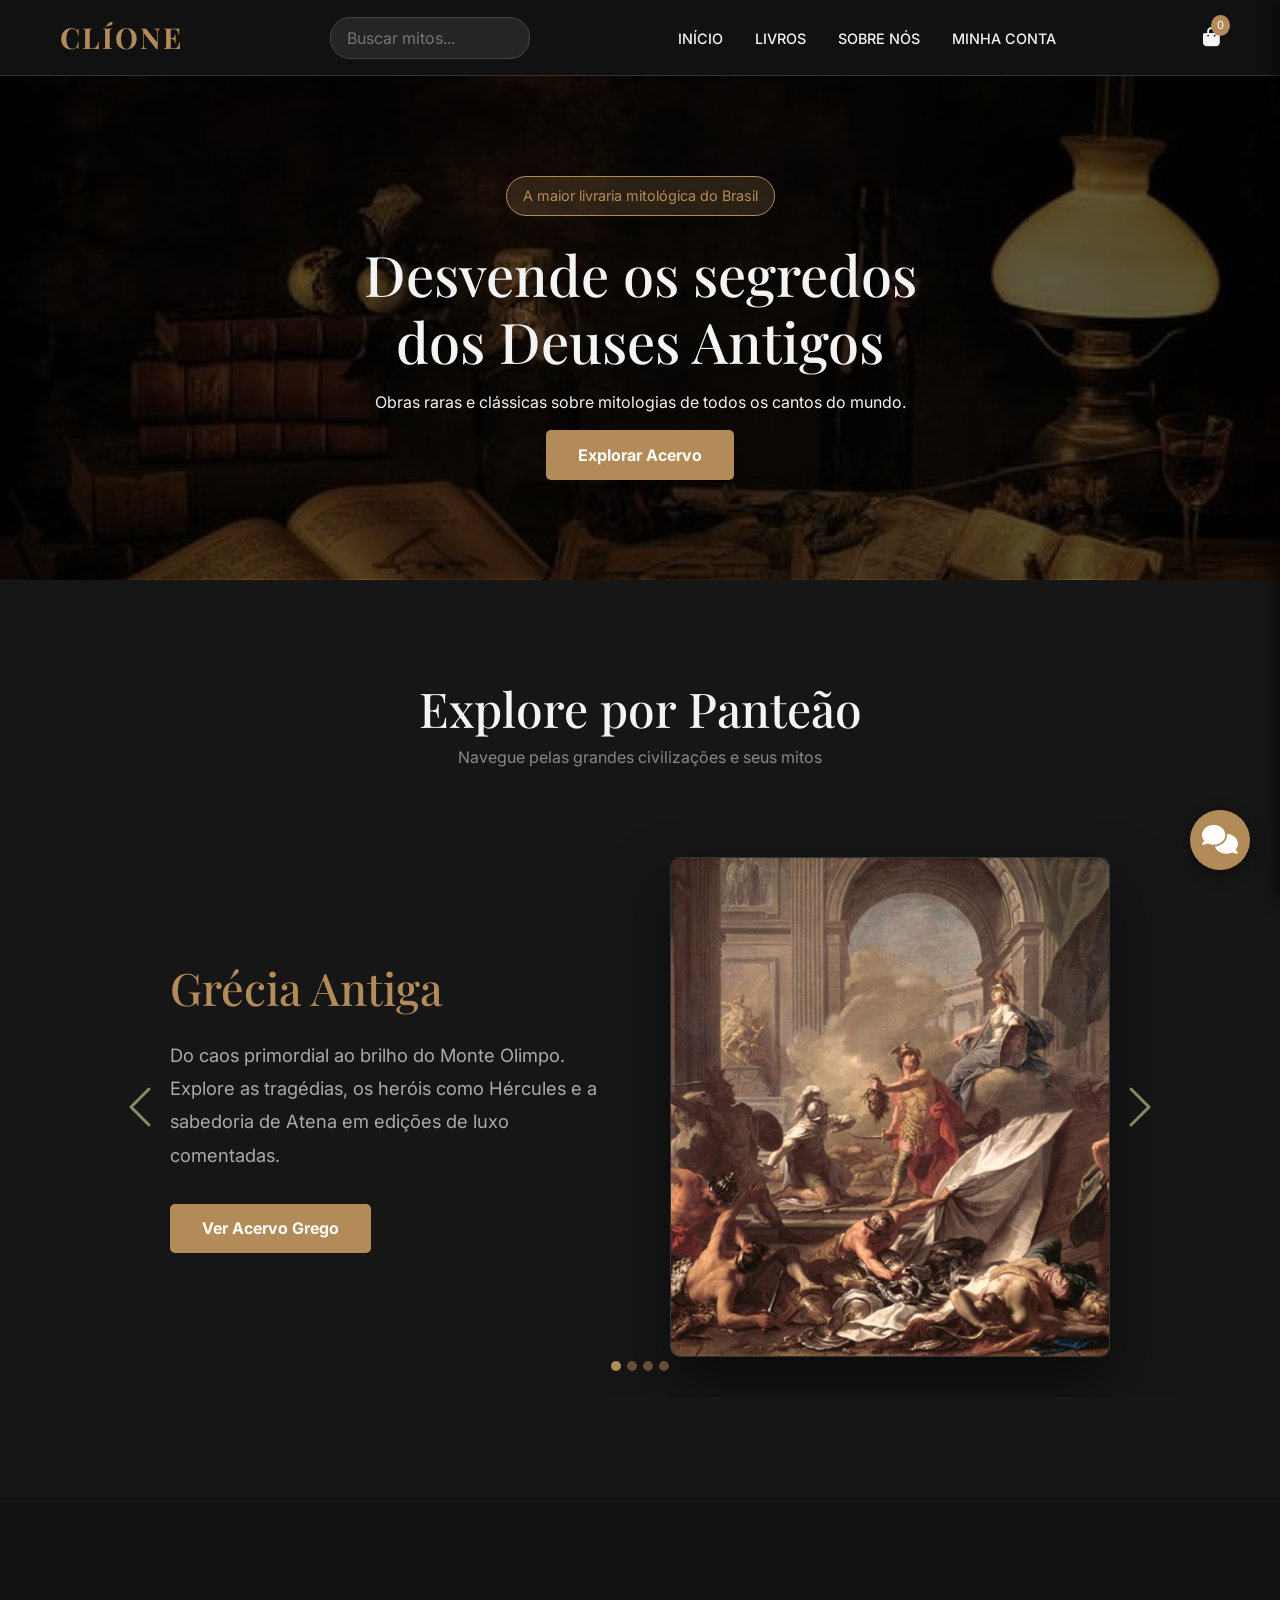
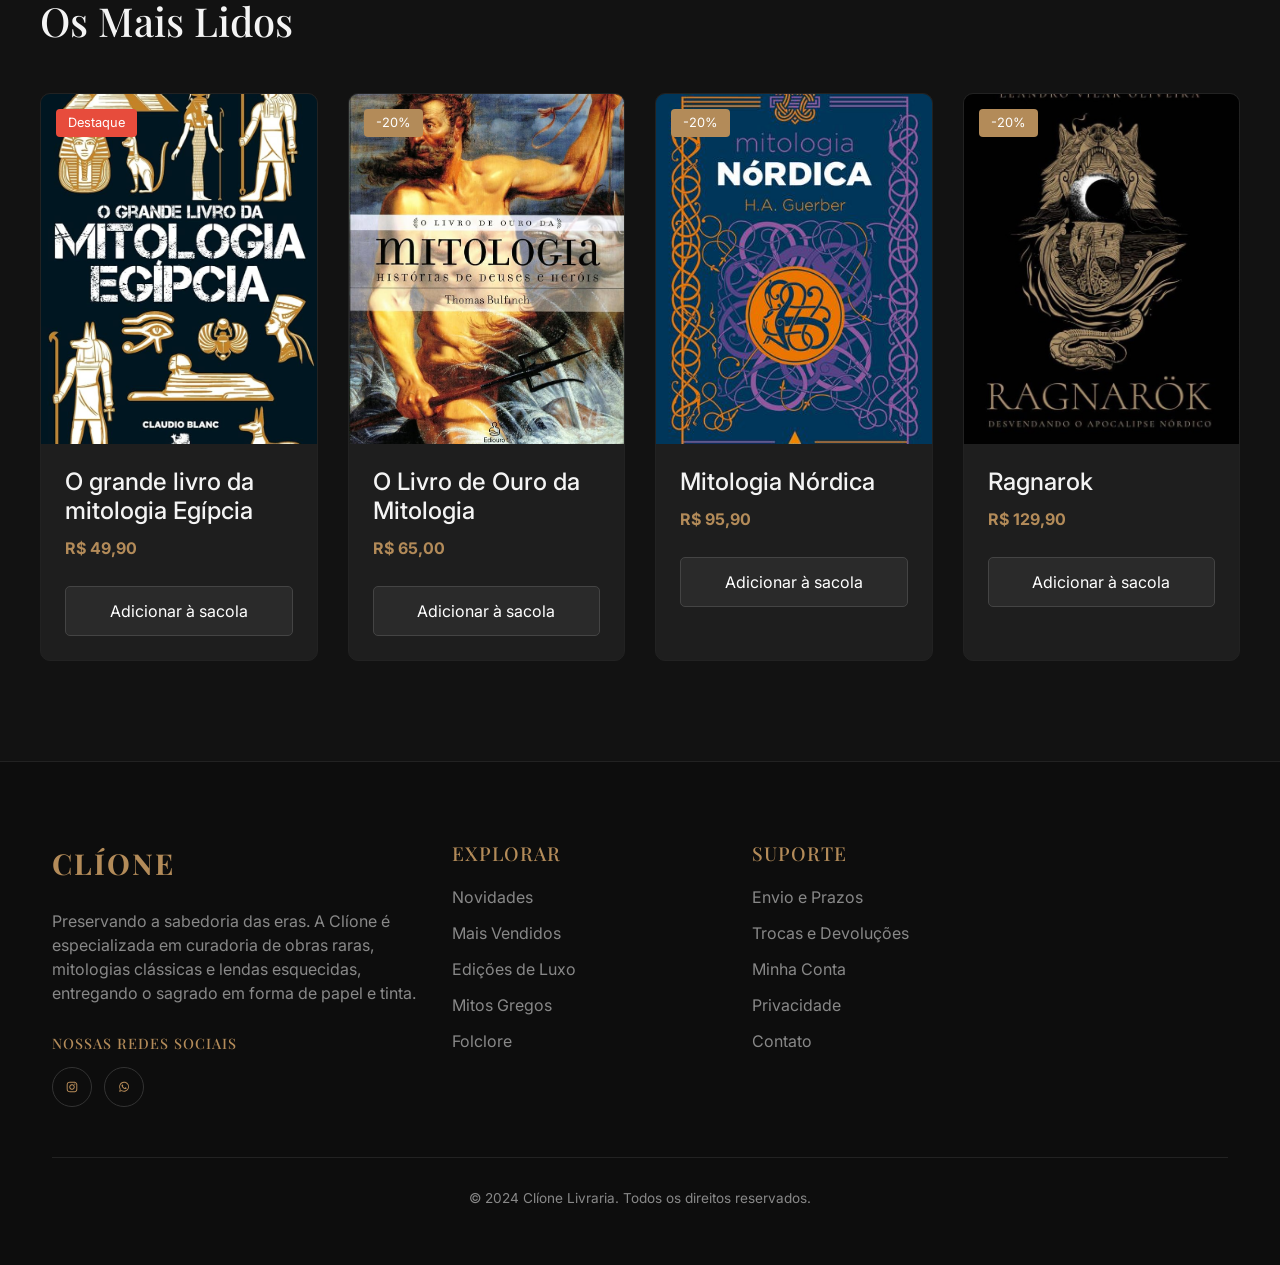
<file: index.html>
<!DOCTYPE html>
<html lang="pt-BR">

<head>
    <meta charset="UTF-8">
    <meta name="viewport" content="width=device-width, initial-scale=1.0">
    <title>Clíone | Livraria de Mitos e Lendas</title>
    <link rel="icon" type="image/png" href="img/download.jpg">
    <link rel="stylesheet" href="https://cdnjs.cloudflare.com/ajax/libs/font-awesome/6.4.0/css/all.min.css">
    <link
        href="https://fonts.googleapis.com/css2?family=Playfair+Display:wght@700&family=Inter:wght@300;400;600&display=swap"
        rel="stylesheet">

    <link href="https://cdn.jsdelivr.net/npm/bootstrap@5.3.0/dist/css/bootstrap.min.css" rel="stylesheet">
    <link rel="stylesheet" href="css/css_index.css">
    <link rel="stylesheet" href="css/rodape.css">
    <link rel="stylesheet" href="css/cabecalho.css">
    <link rel="stylesheet" href="css/inframe.css">



</head>

<body>

    <!--CABECALHO-->
    <header class="main-header">
        <div class="container header-content">
            <button class="mobile-menu-icon" onclick="toggleMobileMenu()">
                <i class="fas fa-bars"></i>
            </button>

            <a href="index.html" class="logo">CLÍONE</a>

            <div class="header-search">
                <input type="text" class="search-bar" placeholder="Buscar mitos...">
            </div>

            <nav class="main-nav" id="mainNav">
                <ul>
                  <li><a href="index.html">Início</a></li>
                    <li class="dropdown">
                        <a href="produtos.html" class="dropbtn">Livros</a>
                        <div class="dropdown-content">
                            <a href="produtos.html">Mitologia Grega</a>
                            <a href="produtos.html">Mitologia Nórdica</a>
                            <a href="produtos.html">Folclore Brasileiro</a>
                        </div>
                    </li>
                    <li><a href="sobre.html">Sobre Nós</a></li>
                    <li class="dropdown">
                        <a href="cadastro.html" class="dropbtn">Minha Conta</a>
                        <div class="dropdown-content">
                            <a href="cadastro.html">Meu Usuário</a>
                            <a href="javascript:void(0)" onclick="toggleCart()">Meu Carrinho</a>
                        </div>
                    </li>
                </ul>
            </nav>

            <div class="header-actions">
                <a href="javascript:void(0)" class="action-icon" onclick="toggleCart()">
                    <i class="fas fa-shopping-bag"></i>
                    <span class="cart-count">0</span>
                </a>
            </div>
        </div>
    </header>
    <!--CABECALHO-->

    <!--BANNER-->
    <section class="hero-banner"
        style="background-image: linear-gradient(rgba(0,0,0,0.6), rgba(0,0,0,0.6)), url('img/Lucius.jpg');">
        <div class="container reveal-item">
            <div class="highlight-chip"> A maior livraria mitológica do Brasil</div>
            <h1>Desvende os segredos <br> dos Deuses Antigos</h1>
            <p>Obras raras e clássicas sobre mitologias de todos os cantos do mundo.</p>
            <a href="#lancamentos" class="cta-button">Explorar Acervo</a>
        </div>
    </section>
    <!--BANNER-->

    <!--CARROSSEL-->
    <section class="panteao-section">
        <div class="container">
            <div class="reveal-item text-center mb-5">
                <h2 style="font-family: 'Playfair Display'; font-size: 3rem;">Explore por Panteão</h2>
                <p style="color: #888;">Navegue pelas grandes civilizações e seus mitos</p>
            </div>

            <div id="carouselPanteao" class="carousel slide reveal-item" data-bs-ride="carousel">
                <div class="carousel-indicators">
                    <button type="button" data-bs-target="#carouselPanteao" data-bs-slide-to="0"
                        class="active"></button>
                    <button type="button" data-bs-target="#carouselPanteao" data-bs-slide-to="1"></button>
                    <button type="button" data-bs-target="#carouselPanteao" data-bs-slide-to="2"></button>
                    <button type="button" data-bs-target="#carouselPanteao" data-bs-slide-to="3"></button>

                </div>

                <div class="carousel-inner">
                    <div class="carousel-item active" data-bs-interval="5000">
                        <div class="slide-wrapper">
                            <div class="slide-text">
                                <h3>Grécia Antiga</h3>
                                <p>Do caos primordial ao brilho do Monte Olimpo. Explore as tragédias, os heróis como
                                    Hércules e a sabedoria de Atena em edições de luxo comentadas.</p>
                                <a href="#" class="cta-button">Ver Acervo Grego</a>
                            </div>
                            <div class="slide-image">
                                <img src="img/Perseo, el héroe que mató a Medusa, la terrorífica gorgona.jpg"
                                    alt="Grécia">
                            </div>
                        </div>
                    </div>
                    <div class="carousel-item" data-bs-interval="5000">
                        <div class="slide-wrapper">
                            <div class="slide-text">
                                <h3>Folclore Brasileiro</h3>
                                <p>Explore as impressionantes lendas e mitos dos povos originários do território
                                    brasileiro. Nossa sessão nacional conta com centenas de livros, artigos e contos,
                                    buscando apresentar e ressignificar a cultura brasileira. </p>
                                <a href="#" class="cta-button">Ver Acervo Nacional</a>
                            </div>
                            <div class="slide-image">
                                <img src="img/Poster Folclore.jpg" alt="Brasil">
                            </div>
                        </div>
                    </div>
                    <div class="carousel-item" data-bs-interval="5000">
                        <div class="slide-wrapper">
                            <div class="slide-text">
                                <h3>Egito dos Faraós</h3>
                                <p>Desvende os mistérios do Livro dos Mortos e o julgamento de Osíris. Obras que
                                    exploram a eternidade e os segredos das pirâmides.</p>
                                <a href="#" class="cta-button">Ver Acervo Egípcio</a>
                            </div>
                            <div class="slide-image">
                                <img src="img/download.jpg" alt="Egito">
                            </div>
                        </div>
                    </div>

                    <div class="carousel-item" data-bs-interval="5000">
                        <div class="slide-wrapper">
                            <div class="slide-text">
                                <h3>Sol Nascente</h3>
                                <p>Mergulhe no Kojiki e nas lendas dos Yokais e Kami. A delicadeza e o terror do
                                    folclore japonês em traduções ilustradas.</p>
                                <a href="#" class="cta-button">Ver Acervo Japonês</a>
                            </div>
                            <div class="slide-image">
                                <img src="img/Mundo-Nipo - O Portal do Japão - Notícias e Cultura desde 2008.jpg"
                                    alt="Japão">
                            </div>
                        </div>
                    </div>


                </div>



                <button class="carousel-control-prev" type="button" data-bs-target="#carouselPanteao"
                    data-bs-slide="prev">
                    <span class="carousel-control-prev-icon"></span>
                </button>
                <button class="carousel-control-next" type="button" data-bs-target="#carouselPanteao"
                    data-bs-slide="next">
                    <span class="carousel-control-next-icon"></span>
                </button>

            </div>
        </div>
    </section>
    <!--CARROSSEL-->

    <!--LANÇAMENTO-->
    <section class="container" id="lancamentos" style="padding: 100px 0;">
        <h2 class="reveal-item" style="margin-bottom: 3rem; font-family: 'Playfair Display'; font-size: 2.5rem;">Os Mais
            Lidos</h2>
        <div class="product-grid">
            <div class="product-card reveal-item">
                <div class="badge-tag">Destaque</div>
                <a href="paginaProduto.html"><img src="img/f2.jpg" alt="Livro"></a>
                <div class="product-info">
                    <h4 style="margin: 0;">O grande livro da mitologia Egípcia</h4>
                    <p style="color: var(--primary-gold); font-weight: bold; margin: 10px 0;">R$ 49,90</p>
                    <button class="add-to-cart-btn" onclick="updateCartCount()">Adicionar  à sacola</button>
                </div>
            </div>
            <div class="product-card reveal-item">
                <div class="badge-tag" style="background: var(--primary-gold);">-20%</div>
                <a href="paginaProduto.html"><img src="img/f1.jpg" alt="O Grande Livro da Mitologia Egípcia"></a>
                <div class="product-info">
                    <h4 style="margin: 0;">O Livro de Ouro da Mitologia</h4>
                    <p style="color: var(--primary-gold); font-weight: bold; margin: 10px 0;">R$ 65,00</p>
                    <button class="add-to-cart-btn" onclick="updateCartCount()">Adicionar à sacola</button>
                </div>
            </div>
            <div class="product-card reveal-item">
                <div class="badge-tag" style="background: var(--primary-gold);">-20%</div>
                <a href="paginaProduto.html"><img src="img/f3.jpg" alt="O Grande Livro da Mitologia Egípcia"></a>
                <div class="product-info">
                    <h4 style="margin: 0;">Mitologia Nórdica</h4>
                    <p style="color: var(--primary-gold); font-weight: bold; margin: 10px 0;">R$ 95,90</p>
                    <button class="add-to-cart-btn" onclick="updateCartCount()">Adicionar  à sacola</button>
                </div>
            </div>
            <div class="product-card reveal-item">
                <div class="badge-tag" style="background: var(--primary-gold);">-20%</div>
                <a href="paginaProduto.html"><img src="img/f4.jpg" alt="O Grande Livro da Mitologia Egípcia"></a>
                <div class="product-info">
                    <h4 style="margin: 0;">Ragnarok</h4>
                    <p style="color: var(--primary-gold); font-weight: bold; margin: 10px 0;">R$ 129,90</p>
                    <button class="add-to-cart-btn" onclick="updateCartCount()">Adicionar  à sacola</button>
                </div>
            </div>
        </div>
    </section>
    <!--LANCAMENTO-->

    </main>

    <!--RODAPE-->
    <footer class="main-footer">
        <div class="container">
            <div class="row g-4">
                <div class="col-lg-4 col-md-6 footer-column">
                    <a href="#" class="logo mb-4 d-block">CLÍONE</a>
                    <p>Preservando a sabedoria das eras. A Clíone é especializada em curadoria de obras raras,
                        mitologias clássicas e lendas esquecidas, entregando o sagrado em forma de papel e tinta.</p>

                    <h4 class="social-title">Nossas Redes Sociais</h4>
                    <div class="social-icons">
                        <a href="#"><img src="img/download-_1_.svg" alt="instagram"></a>
                        <a href="#"><img src="img/download-_2_.svg" alt="whatsapp"></a>
                    </div>
                </div>

                <div class="col-lg-3 col-md-6 footer-column">
                    <h4>Explorar</h4>
                    <ul class="footer-links">
                        <li><a href="#">Novidades</a></li>
                        <li><a href="#">Mais Vendidos</a></li>
                        <li><a href="#">Edições de Luxo</a></li>
                        <li><a href="#">Mitos Gregos</a></li>
                        <li><a href="#">Folclore</a></li>
                    </ul>
                </div>

                <div class="col-lg-3 col-md-6 footer-column">
                    <h4>Suporte</h4>
                    <ul class="footer-links">
                        <li><a href="#">Envio e Prazos</a></li>
                        <li><a href="#">Trocas e Devoluções</a></li>
                        <li><a href="#">Minha Conta</a></li>
                        <li><a href="#">Privacidade</a></li>
                        <li><a href="#">Contato</a></li>
                    </ul>
                </div>
            </div>

            <div class="footer-bottom">
                <p>&copy; 2024 Clíone Livraria. Todos os direitos reservados.</p>
            </div>
        </div>
    </footer>
    <!--RODAPE-->

    <!--INFRAME-->
    <div class="contato-flutuante" id="contatoFlutuante">
        <div class="menu-contato" id="menuContato">
            <div class="menu-contato-header">
                <span>Contatos Clíone</span>
                <button onclick="toggleContato()">&times;</button>
            </div>
            <ul class="contato-links">
                <li><a href="https://wa.me/556899999999" target="_blank"><i class="fab fa-whatsapp"></i> WhatsApp</a>
                </li>
                <li><a href="mailto:contato@clione.com.br"><i class="far fa-envelope"></i> E-mail</a></li>
                <li><a href="tel:+556832220000"><i class="fas fa-phone"></i> Telefone</a></li>
                <li><a href="https://instagram.com/clione" target="_blank"><i class="fab fa-instagram"></i>
                        Instagram</a></li>
            </ul>
        </div>

        <button class="btn-contato-principal" onclick="toggleContato()">
            <i class="fas fa-comments"></i>
        </button>
    </div>
    <!--INFRAME-->

    <!--SACOLA-->
    <div id="cartOverlay" class="cart-overlay" onclick="toggleCart()"></div>

    <div id="cartSidebar" class="cart-sidebar">
        <div class="cart-header">
            <h3>Meu Carrinho</h3>
            <button onclick="toggleCart()">&times;</button>
        </div>
        <div class="cart-body">
            <p>Seu carrinho está vazio.</p>
        </div>
        <div class="cart-footer">
            <button class="btn-comprar" style="width: 100%;">Finalizar Compra</button>
        </div>
    </div>
    <!--SACOLA-->

    <!--SCRIPTS-->
    <script src="https://cdn.jsdelivr.net/npm/bootstrap@5.3.0/dist/js/bootstrap.bundle.min.js"></script>

    <script src="css/js_arq.js"></script>

</body>

</html>
</file>
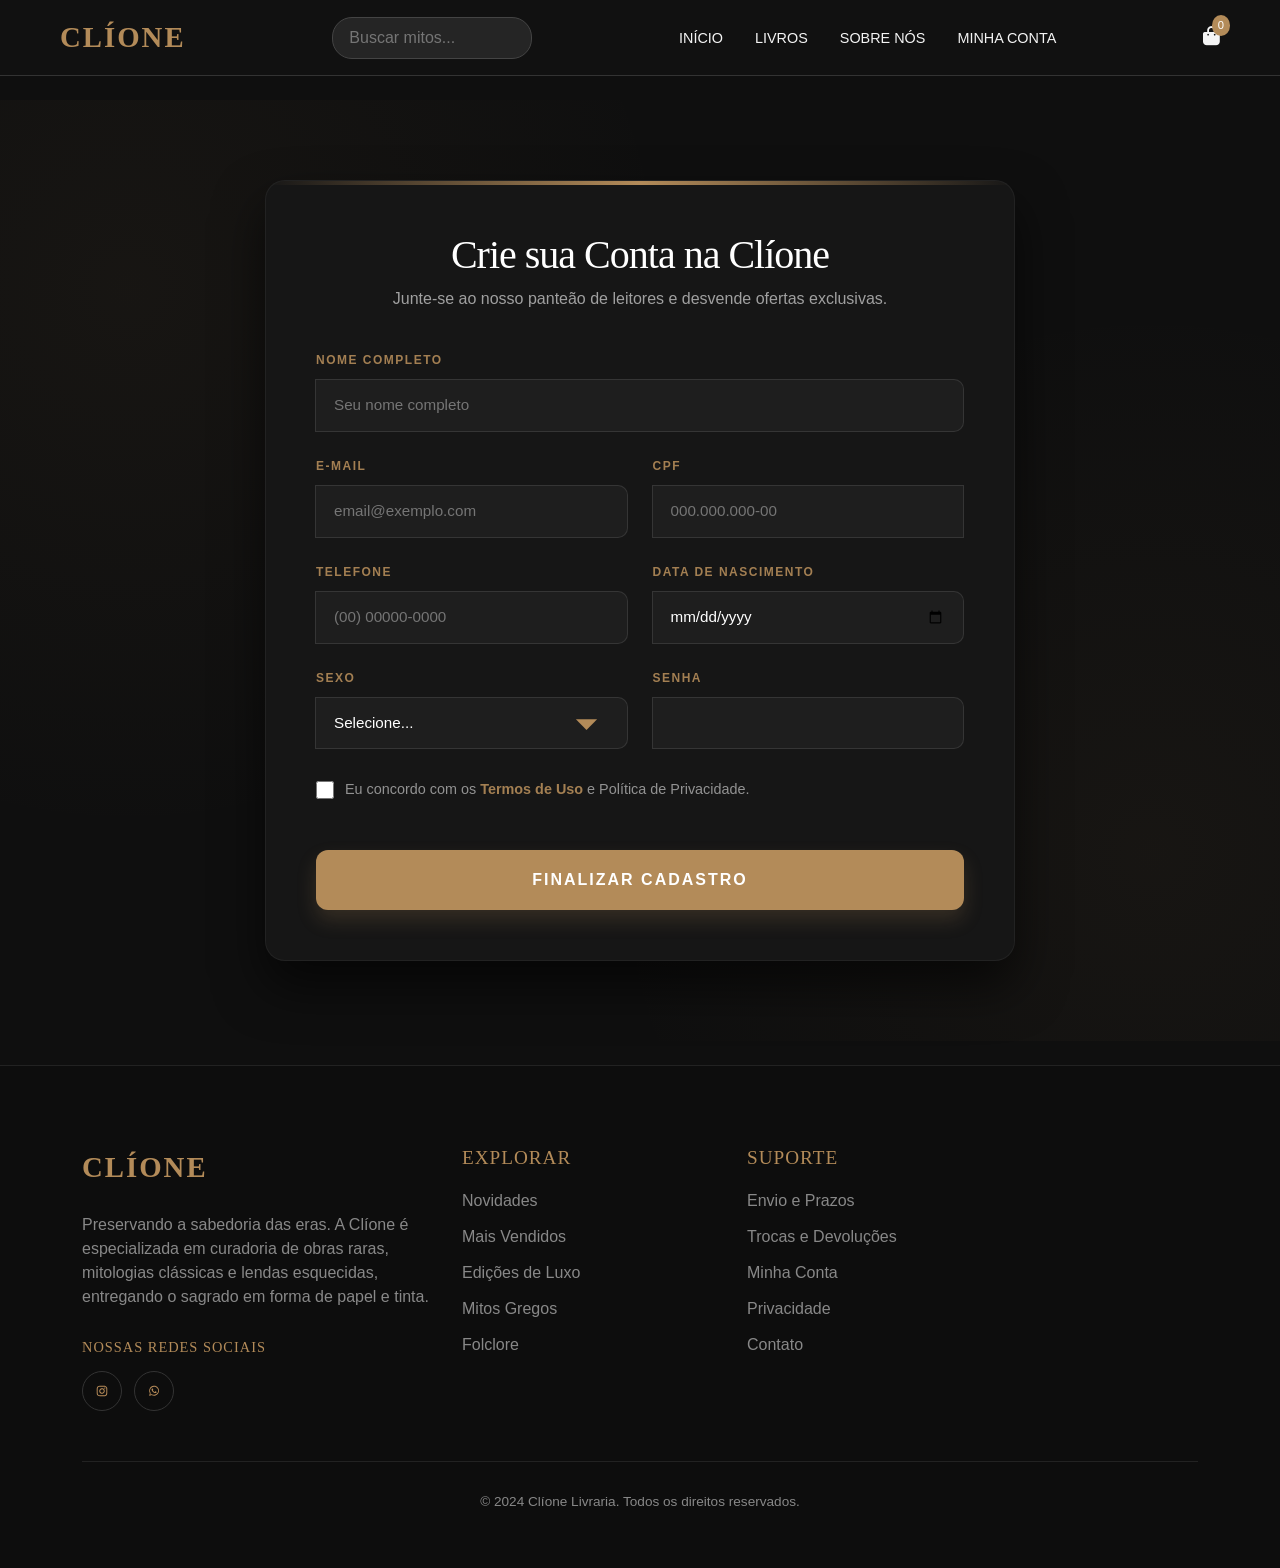
<file: cadastro.html>
<!doctype html>
<html lang="pt-BR">

<head>
    <meta charset="utf-8">
    <meta name="viewport" content="width=device-width, initial-scale=1">
    <title>Clíone | Sobre a empresa</title>

    <link href="https://cdn.jsdelivr.net/npm/bootstrap@5.3.0/dist/css/bootstrap.min.css" rel="stylesheet">
    <link rel="stylesheet" href="https://cdnjs.cloudflare.com/ajax/libs/font-awesome/6.4.0/css/all.min.css">

    <link rel="stylesheet" href="css/cad.css">
    <link rel="stylesheet" href="css/cabecalho.css">
    <link rel="stylesheet" href="css/rodape.css">

</head>


<body>
    <!--CABECALHO-->
    <header class="main-header">
        <div class="container header-content">
            <button class="mobile-menu-icon" onclick="toggleMobileMenu()">
                <i class="fas fa-bars"></i>
            </button>

            <a href="index.html" class="logo">CLÍONE</a>

            <div class="header-search">
                <input type="text" class="search-bar" placeholder="Buscar mitos...">
            </div>

            <nav class="main-nav" id="mainNav">
                <ul>
                    <li><a href="index.html">Início</a></li>
                    <li class="dropdown">
                        <a href="produtos.html" class="dropbtn">Livros</a>
                        <div class="dropdown-content">
                            <a href="produtos.html">Mitologia Grega</a>
                            <a href="produtos.html">Mitologia Nórdica</a>
                            <a href="produtos.html">Folclore Brasileiro</a>
                        </div>
                    </li>
                    <li><a href="sobre.html">Sobre Nós</a></li>
                    <li class="dropdown">
                        <a href="cadastro.html" class="dropbtn">Minha Conta</a>
                        <div class="dropdown-content">
                            <a href="cadastro.html">Meu Usuário</a>
                            <a href="javascript:void(0)" onclick="toggleCart()">Meu Carrinho</a>
                        </div>
                    </li>
                </ul>
            </nav>

            <div class="header-actions">
                <a href="javascript:void(0)" class="action-icon" onclick="toggleCart()">
                    <i class="fas fa-shopping-bag"></i>
                    <span class="cart-count">0</span>
                </a>
            </div>
        </div>
    </header>
    <!--CABECALHO-->
    <br>
    <!--CADASTRO-->
    <section class="cads">
        <div class="form-wrapper">
            <h1 class="subtitulo2">Crie sua Conta na Clíone</h1>
            <p class="form-desc">Junte-se ao nosso panteão de leitores e desvende ofertas exclusivas.</p>

            <form action="#" method="POST" class="form-cadastro" id="cadastroForm">
                <div class="input-group">
                    <label for="nome">Nome Completo</label>
                    <input type="text" id="nome" name="nome" placeholder="Seu nome completo" required>
                </div>

                <div class="form-row">
                    <div class="input-group">
                        <label for="email">E-mail</label>
                        <input type="email" id="email" name="email" placeholder="email@exemplo.com" required>
                    </div>
                    <div class="input-group">
                        <label for="cpf">CPF</label>
                        <input type="text" id="cpf" name="cpf" placeholder="000.000.000-00" maxlength="14" required>
                        <span id="cpf-erro" style="color: #ff4d4d; font-size: 11px; margin-top: 5px; display: none;">CPF
                            Inválido</span>
                    </div>
                </div>

                <div class="form-row">
                    <div class="input-group">
                        <label for="tel">Telefone</label>
                        <input type="tel" id="tel" name="tel" placeholder="(00) 00000-0000" maxlength="15" required>
                    </div>
                    <div class="input-group">
                        <label for="nascimento">Data de Nascimento</label>
                        <input type="date" id="nascimento" name="nascimento" required>
                    </div>
                </div>

                <div class="form-row">
                    <div class="input-group">
                        <label for="sexo">Sexo</label>
                        <select id="sexo" name="sexo" required>
                            <option value="" disabled selected>Selecione...</option>
                            <option value="masculino">Masculino</option>
                            <option value="feminino">Feminino</option>
                            <option value="outro">Outro/Prefiro não dizer</option>
                        </select>
                    </div>
                    <div class="input-group">
                        <label for="senha">Senha</label>
                        <input type="password" id="senha" name="senha" required>
                    </div>
                </div>

                <div class="input-group checkbox-group">
                    <input type="checkbox" id="termos" name="termos" required>
                    <label for="termos">Eu concordo com os <a href="#">Termos de Uso</a> e Política de
                        Privacidade.</label>
                </div>

                <button type="submit" class="btn-cadastro">Finalizar Cadastro</button>
            </form>
        </div>
    </section>
    <!--CADASTRO-->
    <br>

    <!--RODAPE-->
    <footer class="main-footer">
        <div class="container">
            <div class="row g-4">
                <div class="col-lg-4 col-md-6 footer-column">
                    <a href="#" class="logo mb-4 d-block">CLÍONE</a>
                    <p>Preservando a sabedoria das eras. A Clíone é especializada em curadoria de obras raras,
                        mitologias clássicas e lendas esquecidas, entregando o sagrado em forma de papel e tinta.</p>

                    <h4 class="social-title">Nossas Redes Sociais</h4>
                    <div class="social-icons">
                        <a href="#"><img src="img/download-_1_.svg" alt="instagram"></a>
                        <a href="#"><img src="img/download-_2_.svg" alt="whatsapp"></a>
                    </div>
                </div>

                <div class="col-lg-3 col-md-6 footer-column">
                    <h4>Explorar</h4>
                    <ul class="footer-links">
                        <li><a href="#">Novidades</a></li>
                        <li><a href="#">Mais Vendidos</a></li>
                        <li><a href="#">Edições de Luxo</a></li>
                        <li><a href="#">Mitos Gregos</a></li>
                        <li><a href="#">Folclore</a></li>
                    </ul>
                </div>

                <div class="col-lg-3 col-md-6 footer-column">
                    <h4>Suporte</h4>
                    <ul class="footer-links">
                        <li><a href="#">Envio e Prazos</a></li>
                        <li><a href="#">Trocas e Devoluções</a></li>
                        <li><a href="#">Minha Conta</a></li>
                        <li><a href="#">Privacidade</a></li>
                        <li><a href="#">Contato</a></li>
                    </ul>
                </div>
            </div>

            <div class="footer-bottom">
                <p>&copy; 2024 Clíone Livraria. Todos os direitos reservados.</p>
            </div>
        </div>
    </footer>
    <!--SCRIPTS-->

    <script src="https://cdn.jsdelivr.net/npm/bootstrap@5.3.0/dist/js/bootstrap.bundle.min.js"></script>

    <script src="css/js_arq.js"></script>
</body>

</html>
</file>
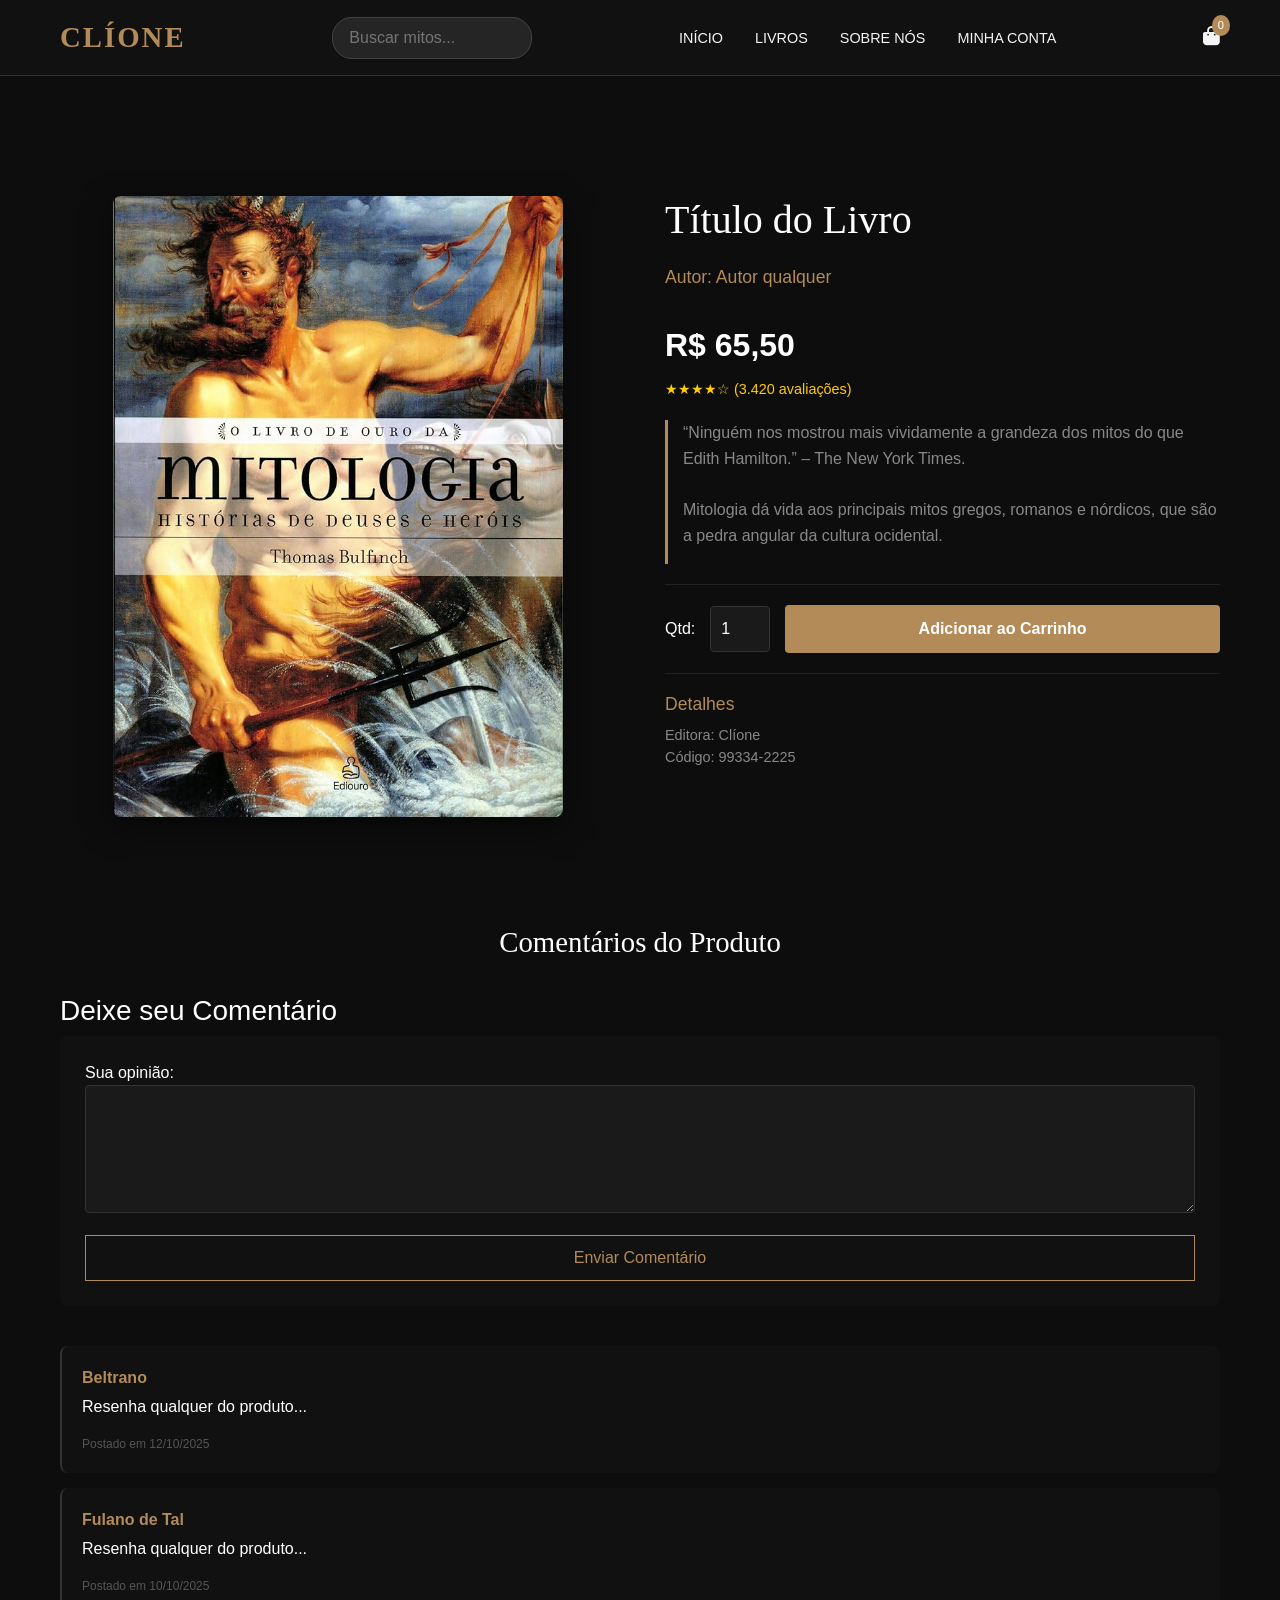
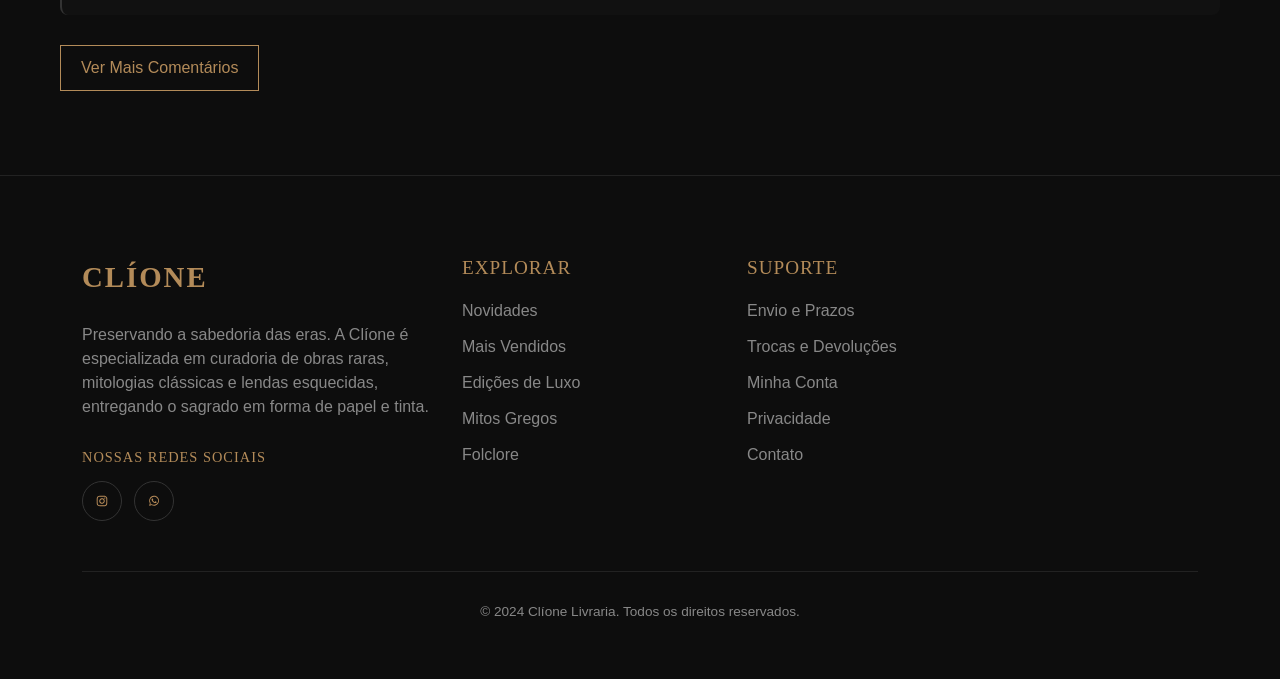
<file: paginaProduto.html>
<!doctype html>
<html lang="pt-BR">

<head>
    <meta charset="utf-8">
    <meta name="viewport" content="width=device-width, initial-scale=1">
    <title>Clíone | Sobre a empresa</title>

    <link href="https://cdn.jsdelivr.net/npm/bootstrap@5.3.0/dist/css/bootstrap.min.css" rel="stylesheet">
    <link rel="stylesheet" href="https://cdnjs.cloudflare.com/ajax/libs/font-awesome/6.4.0/css/all.min.css">

    <link rel="stylesheet" href="css/pagprod.css">
    <link rel="stylesheet" href="css/cabecalho.css">
    <link rel="stylesheet" href="css/rodape.css">

</head>


<body>

    <!--CABECALHO-->
    <header class="main-header">
        <div class="container header-content">
            <button class="mobile-menu-icon" onclick="toggleMobileMenu()">
                <i class="fas fa-bars"></i>
            </button>

            <a href="index.html" class="logo">CLÍONE</a>

            <div class="header-search">
                <input type="text" class="search-bar" placeholder="Buscar mitos...">
            </div>

            <nav class="main-nav" id="mainNav">
                <ul>
                    <li><a href="index.html">Início</a></li>
                    <li class="dropdown">
                        <a href="produtos.html" class="dropbtn">Livros</a>
                        <div class="dropdown-content">
                            <a href="produtos.html">Mitologia Grega</a>
                            <a href="produtos.html">Mitologia Nórdica</a>
                            <a href="produtos.html">Folclore Brasileiro</a>
                        </div>
                    </li>
                    <li><a href="sobre.html">Sobre Nós</a></li>
                    <li class="dropdown">
                        <a href="cadastro.html" class="dropbtn">Minha Conta</a>
                        <div class="dropdown-content">
                            <a href="cadastro.html">Meu Usuário</a>
                            <a href="javascript:void(0)" onclick="toggleCart()">Meu Carrinho</a>
                        </div>
                    </li>
                </ul>
            </nav>

            <div class="header-actions">
                <a href="javascript:void(0)" class="action-icon" onclick="toggleCart()">
                    <i class="fas fa-shopping-bag"></i>
                    <span class="cart-count">0</span>
                </a>
            </div>
        </div>
    </header>
    <!--CABECALHO-->


    <main>
        <div class="produto-detalhes-container">
            <section class="galeria-produto">
                <div class="imagem-principal">
                    <img src="img/f1.jpg" alt="Capa do Livro">
                </div>
            </section>

            <section class="info-produto">
                <h1 class="titulo-produto">Título do Livro</h1>
                <p class="autor">Autor: Autor qualquer</p>

                <div class="preco-avaliacao">
                    <p class="preco-atual">R$ 65,50</p>
                    <div class="avaliacao-stars">★★★★☆ (3.420 avaliações)</div>
                </div>

                <div class="descricao-curta">
                    <p>“Ninguém nos mostrou mais vividamente a grandeza dos mitos do que Edith Hamilton.” – The New York
                        Times.<br><br>
                        Mitologia dá vida aos principais mitos gregos, romanos e nórdicos, que são a pedra angular da
                        cultura ocidental.
                    </p>
                </div>

                <div class="opcoes-compra">
                    <label for="quantidade">Qtd:</label>
                    <input type="number" id="quantidade" value="1" min="1" class="input-quantidade">
                    <button class="btn-comprar">Adicionar ao Carrinho</button>
                </div>

                <div class="detalhes-tecnicos">
                    <h3>Detalhes</h3>
                    <ul>
                        <li>Editora: Clíone</li>
                        <li>Código: 99334-2225</li>
                    </ul>
                </div>
            </section>
        </div>

        <br>

        <div class="subl">
            <p class="titulo_text">Comentários do Produto</p>

            <div class="novo-comentario">
                <h3>Deixe seu Comentário</h3>
                <form action="#" method="post" class="form-comentario">
                    <div class="form-grupo">
                        <label for="texto-comentario">Sua opinião:</label>
                        <textarea id="texto-comentario" name="comentario" rows="4" required></textarea>
                    </div>
                    <button type="submit" class="btn-button">Enviar Comentário</button>
                </form>
            </div>

            <div class="lista-comentarios">
                <div class="comentario-item">
                    <p class="comentario-autor">Beltrano</p>
                    <p class="comentario-texto">Resenha qualquer do produto...</p>
                    <span class="comentario-data">Postado em 12/10/2025</span>
                </div>
                <div class="comentario-item">
                    <p class="comentario-autor">Fulano de Tal</p>
                    <p class="comentario-texto">Resenha qualquer do produto...</p>
                    <span class="comentario-data">Postado em 10/10/2025</span>
                </div>
                <button type="button" class="btn-button" style="margin-top: 15px;">Ver Mais Comentários</button>
            </div>
        </div>
    </main>

    <br>


    <!--RODAPE-->
    <footer class="main-footer">
        <div class="container">
            <div class="row g-4">
                <div class="col-lg-4 col-md-6 footer-column">
                    <a href="#" class="logo mb-4 d-block">CLÍONE</a>
                    <p>Preservando a sabedoria das eras. A Clíone é especializada em curadoria de obras raras,
                        mitologias clássicas e lendas esquecidas, entregando o sagrado em forma de papel e tinta.</p>

                    <h4 class="social-title">Nossas Redes Sociais</h4>
                    <div class="social-icons">
                        <a href="#"><img src="img/download-_1_.svg" alt="instagram"></a>
                        <a href="#"><img src="img/download-_2_.svg" alt="whatsapp"></a>
                    </div>
                </div>

                <div class="col-lg-3 col-md-6 footer-column">
                    <h4>Explorar</h4>
                    <ul class="footer-links">
                        <li><a href="#">Novidades</a></li>
                        <li><a href="#">Mais Vendidos</a></li>
                        <li><a href="#">Edições de Luxo</a></li>
                        <li><a href="#">Mitos Gregos</a></li>
                        <li><a href="#">Folclore</a></li>
                    </ul>
                </div>

                <div class="col-lg-3 col-md-6 footer-column">
                    <h4>Suporte</h4>
                    <ul class="footer-links">
                        <li><a href="#">Envio e Prazos</a></li>
                        <li><a href="#">Trocas e Devoluções</a></li>
                        <li><a href="#">Minha Conta</a></li>
                        <li><a href="#">Privacidade</a></li>
                        <li><a href="#">Contato</a></li>
                    </ul>
                </div>
            </div>

            <div class="footer-bottom">
                <p>&copy; 2024 Clíone Livraria. Todos os direitos reservados.</p>
            </div>
        </div>
    </footer>
    <!--RODAPE-->

    <!--SCRIPTS-->
    <script src="https://cdn.jsdelivr.net/npm/bootstrap@5.3.0/dist/js/bootstrap.bundle.min.js"></script>

    <script src="css/js_arq.js"></script>

</body>

</html>
</file>
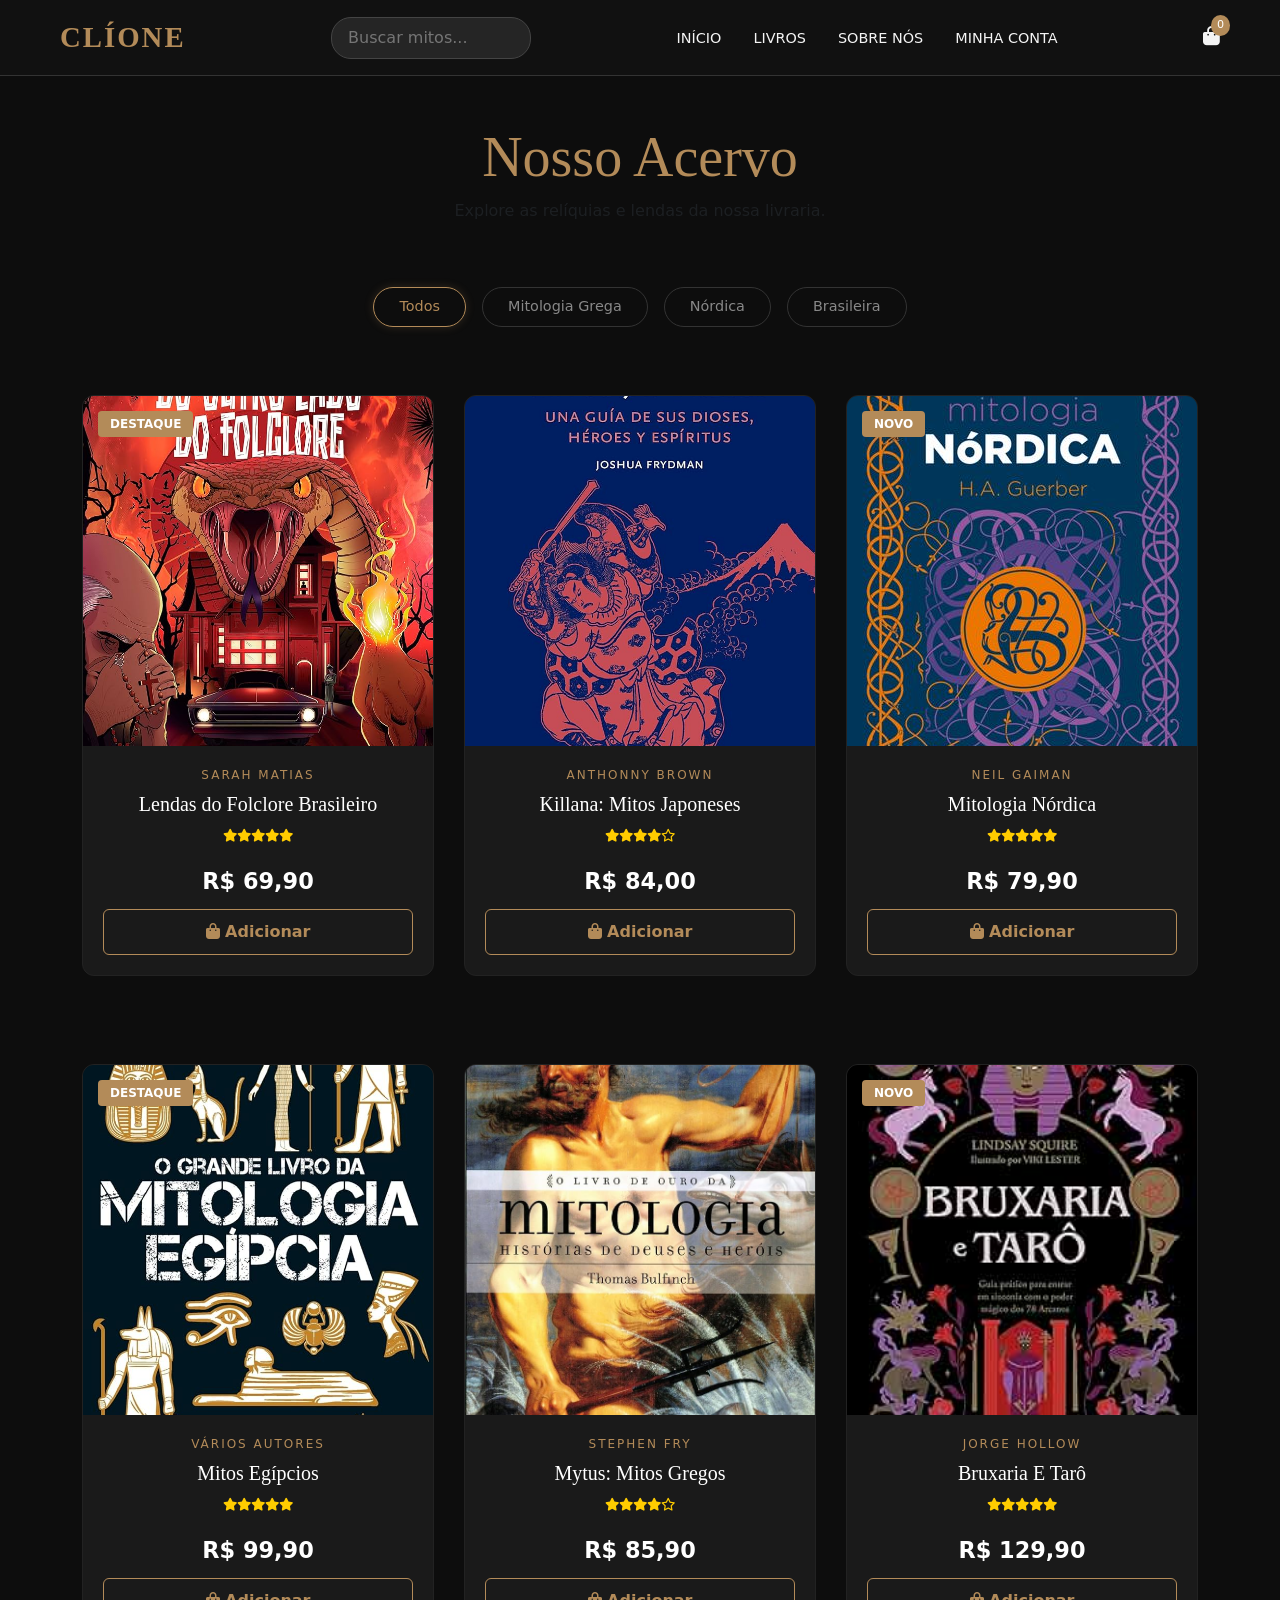
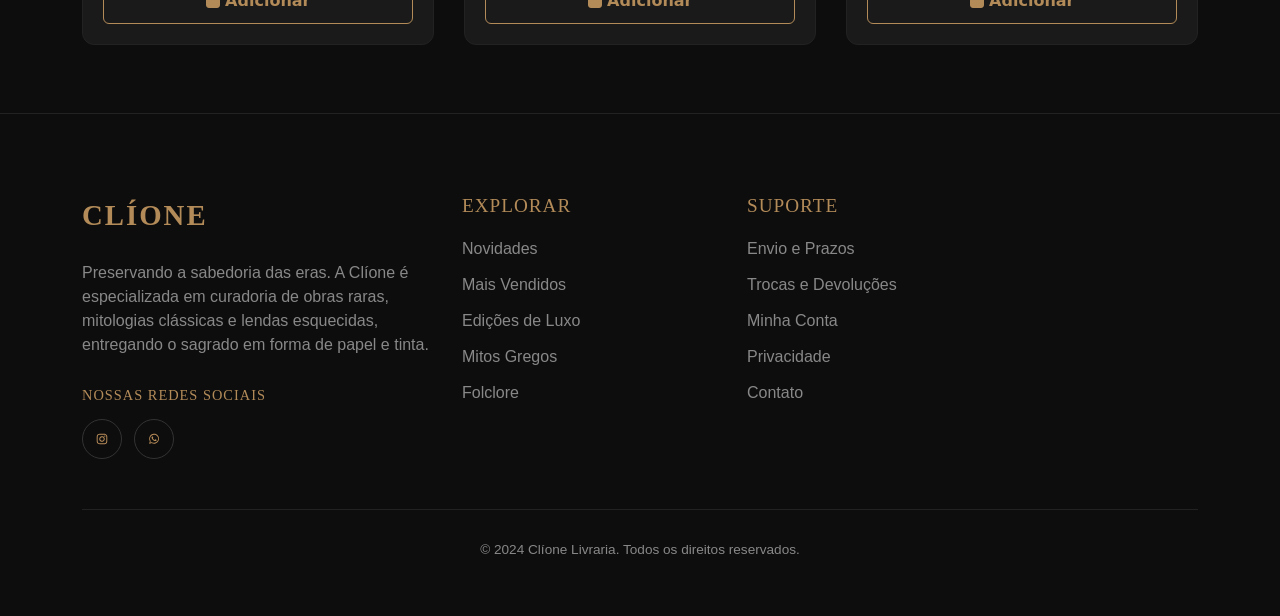
<file: produtos.html>
<!doctype html>
<html lang="pt-BR">

<head>
    <meta charset="utf-8">
    <meta name="viewport" content="width=device-width, initial-scale=1">
    <title>Clíone | Sobre a empresa</title>

    <link href="https://cdn.jsdelivr.net/npm/bootstrap@5.3.0/dist/css/bootstrap.min.css" rel="stylesheet">
    <link rel="stylesheet" href="https://cdnjs.cloudflare.com/ajax/libs/font-awesome/6.4.0/css/all.min.css">

    <link rel="stylesheet" href="css/prods.css">
    <link rel="stylesheet" href="css/cabecalho.css">
    <link rel="stylesheet" href="css/rodape.css">

</head>

<!--CABECALHO-->
<header class="main-header">
    <div class="container header-content">
        <button class="mobile-menu-icon" onclick="toggleMobileMenu()">
            <i class="fas fa-bars"></i>
        </button>

        <a href="index.html" class="logo">CLÍONE</a>

        <div class="header-search">
            <input type="text" class="search-bar" placeholder="Buscar mitos...">
        </div>

        <nav class="main-nav" id="mainNav">
            <ul>
                <li><a href="index.html">Início</a></li>
                <li class="dropdown">
                    <a href="produtos.html" class="dropbtn">Livros</a>
                    <div class="dropdown-content">
                        <a href="produtos.html">Mitologia Grega</a>
                        <a href="produtos.html">Mitologia Nórdica</a>
                        <a href="produtos.html">Folclore Brasileiro</a>
                    </div>
                </li>
                <li><a href="sobre.html">Sobre Nós</a></li>
                <li class="dropdown">
                    <a href="cadastro.html" class="dropbtn">Minha Conta</a>
                    <div class="dropdown-content">
                        <a href="cadastro.html">Meu Usuário</a>
                        <a href="javascript:void(0)" onclick="toggleCart()">Meu Carrinho</a>
                    </div>
                </li>
            </ul>
        </nav>

        <div class="header-actions">
            <a href="javascript:void(0)" class="action-icon" onclick="toggleCart()">
                <i class="fas fa-shopping-bag"></i>
                <span class="cart-count">0</span>
            </a>
        </div>
    </div>
</header>
<!--CABECALHO-->

<body>
    <!--PRODUTOS-->
    <main class="container my-5">
        <div class="row mb-5">
            <div class="col-12 text-center">
                <h1 class="display-4" style="font-family: 'Playfair Display', serif; color: var(--primary-gold);">Nosso
                    Acervo</h1>
                <p class="text-muted">Explore as relíquias e lendas da nossa livraria.</p>
            </div>
        </div>

        <div class="d-flex justify-content-center gap-3 mb-5 flex-wrap">
            <button class="btn-filtro active">Todos</button>
            <button class="btn-filtro">Mitologia Grega</button>
            <button class="btn-filtro">Nórdica</button>
            <button class="btn-filtro">Brasileira</button>
        </div>

        <div class="product-grid">
            <div class="product-card reveal-item">
                <div class="badge-tag">Destaque</div>
                <img src="img/f8.jpg" alt="Livro Folclore">
                <div class="product-info">
                    <span class="autor">Sarah Matias</span>
                    <h4 class="titulo-livro">Lendas do Folclore Brasileiro</h4>
                    <div class="avaliacao-stars">
                        <i class="fas fa-star"></i><i class="fas fa-star"></i><i class="fas fa-star"></i><i
                            class="fas fa-star"></i><i class="fas fa-star"></i>
                    </div>
                    <p class="preco-vitrine">R$ 69,90</p>
                    <button class="add-to-cart-btn" onclick="updateCartCount()">
                         <i class="fas fa-shopping-bag"></i></i>  Adicionar
                    </button>
                </div>
            </div>

            <div class="product-card reveal-item">
                <img src="img/f5.jpg" alt="Mitologia Grega">
                <div class="product-info">
                    <span class="autor">Anthonny Brown</span>
                    <h4 class="titulo-livro">Killana: Mitos Japoneses</h4>
                    <div class="avaliacao-stars">
                        <i class="fas fa-star"></i><i class="fas fa-star"></i><i class="fas fa-star"></i><i
                            class="fas fa-star"></i><i class="far fa-star"></i>
                    </div>
                    <p class="preco-vitrine">R$ 84,00</p>
                    <button class="add-to-cart-btn" onclick="updateCartCount()">
                         <i class="fas fa-shopping-bag"></i>  Adicionar
                    </button>
                </div>
            </div>

            <div class="product-card reveal-item">
                <div class="badge-tag" style="background: #b38b59;">Novo</div>
                <img src="img/f3.jpg" alt="Mitologia Nórdica">
                <div class="product-info">
                    <span class="autor">Neil Gaiman</span>
                    <h4 class="titulo-livro">Mitologia Nórdica</h4>
                    <div class="avaliacao-stars">
                        <i class="fas fa-star"></i><i class="fas fa-star"></i><i class="fas fa-star"></i><i
                            class="fas fa-star"></i><i class="fas fa-star"></i>
                    </div>
                    <p class="preco-vitrine">R$ 79,90</p>
                    <button class="add-to-cart-btn" onclick="updateCartCount()">
                         <i class="fas fa-shopping-bag"></i>  Adicionar
                    </button>
                </div>
            </div>
        </div>
    </main>
    <!--PRODUTOS-->

    <!-- MAIS PRODUTOS-->
      <main class="container my-5">
        <div class="row mb-5">
            <div class="col-12 text-center">
                
           
        <div class="product-grid">
            <div class="product-card reveal-item">
                <div class="badge-tag">Destaque</div>
                <img src="img/f2.jpg" alt="Mitos Egípcios">
                <div class="product-info">
                    <span class="autor">Vários Autores</span>
                    <h4 class="titulo-livro">Mitos Egípcios</h4>
                    <div class="avaliacao-stars">
                        <i class="fas fa-star"></i><i class="fas fa-star"></i><i class="fas fa-star"></i><i
                            class="fas fa-star"></i><i class="fas fa-star"></i>
                    </div>
                    <p class="preco-vitrine">R$ 99,90</p>
                    <button class="add-to-cart-btn" onclick="updateCartCount()">
                         <i class="fas fa-shopping-bag"></i></i>  Adicionar
                    </button>
                </div>
            </div>

            <div class="product-card reveal-item">
                <img src="img/f1.jpg" alt="Mitologia Grega">
                <div class="product-info">
                    <span class="autor">Stephen Fry</span>
                    <h4 class="titulo-livro">Mytus: Mitos Gregos</h4>
                    <div class="avaliacao-stars">
                        <i class="fas fa-star"></i><i class="fas fa-star"></i><i class="fas fa-star"></i><i
                            class="fas fa-star"></i><i class="far fa-star"></i>
                    </div>
                    <p class="preco-vitrine">R$ 85,90</p>
                    <button class="add-to-cart-btn" onclick="updateCartCount()">
                         <i class="fas fa-shopping-bag"></i>  Adicionar
                    </button>
                </div>
            </div>

            <div class="product-card reveal-item">
                <div class="badge-tag" style="background: #b38b59;">Novo</div>
                <img src="img/livrobt.jpg" alt="Mitologia Nórdica">
                <div class="product-info">
                    <span class="autor">Jorge Hollow</span>
                    <h4 class="titulo-livro">Bruxaria E Tarô</h4>
                    <div class="avaliacao-stars">
                        <i class="fas fa-star"></i><i class="fas fa-star"></i><i class="fas fa-star"></i><i
                            class="fas fa-star"></i><i class="fas fa-star"></i>
                    </div>
                    <p class="preco-vitrine">R$ 129,90</p>
                    <button class="add-to-cart-btn" onclick="updateCartCount()">
                         <i class="fas fa-shopping-bag"></i>  Adicionar
                    </button>
                </div>
            </div>
        </div>
    </main>
    <!--MAIS PRODUTOS-->


    <!--RODAPE-->
    <footer class="main-footer">
        <div class="container">
            <div class="row g-4">
                <div class="col-lg-4 col-md-6 footer-column">
                    <a href="#" class="logo mb-4 d-block">CLÍONE</a>
                    <p>Preservando a sabedoria das eras. A Clíone é especializada em curadoria de obras raras,
                        mitologias clássicas e lendas esquecidas, entregando o sagrado em forma de papel e tinta.</p>

                    <h4 class="social-title">Nossas Redes Sociais</h4>
                    <div class="social-icons">
                        <a href="#"><img src="img/download-_1_.svg" alt="instagram"></a>
                        <a href="#"><img src="img/download-_2_.svg" alt="whatsapp"></a>
                    </div>
                </div>

                <div class="col-lg-3 col-md-6 footer-column">
                    <h4>Explorar</h4>
                    <ul class="footer-links">
                        <li><a href="#">Novidades</a></li>
                        <li><a href="#">Mais Vendidos</a></li>
                        <li><a href="#">Edições de Luxo</a></li>
                        <li><a href="#">Mitos Gregos</a></li>
                        <li><a href="#">Folclore</a></li>
                    </ul>
                </div>

                <div class="col-lg-3 col-md-6 footer-column">
                    <h4>Suporte</h4>
                    <ul class="footer-links">
                        <li><a href="#">Envio e Prazos</a></li>
                        <li><a href="#">Trocas e Devoluções</a></li>
                        <li><a href="#">Minha Conta</a></li>
                        <li><a href="#">Privacidade</a></li>
                        <li><a href="#">Contato</a></li>
                    </ul>
                </div>
            </div>

            <div class="footer-bottom">
                <p>&copy; 2024 Clíone Livraria. Todos os direitos reservados.</p>
            </div>
        </div>
    </footer>
    <!--SCRIPTS-->

    <script src="https://cdn.jsdelivr.net/npm/bootstrap@5.3.0/dist/js/bootstrap.bundle.min.js"></script>

    <script src="css/js_arq.js"></script>
</body>

</html>
</file>
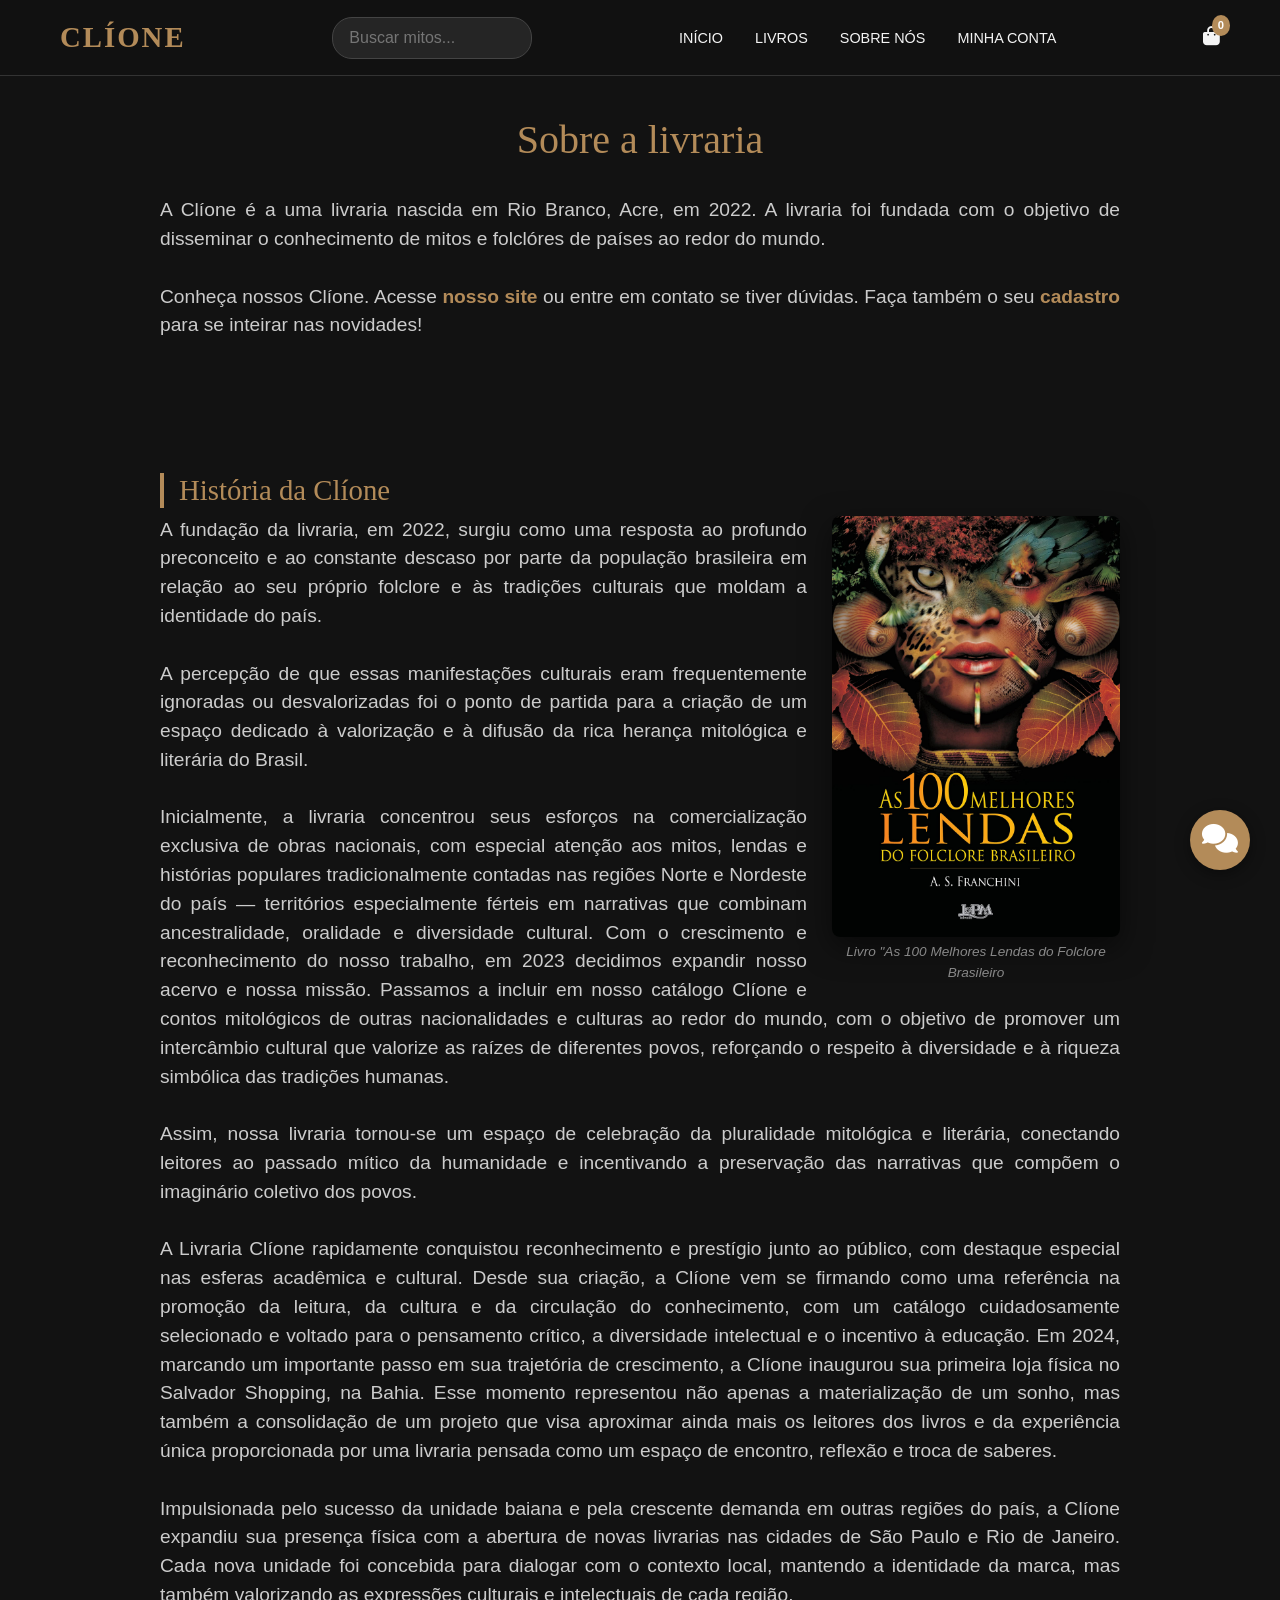
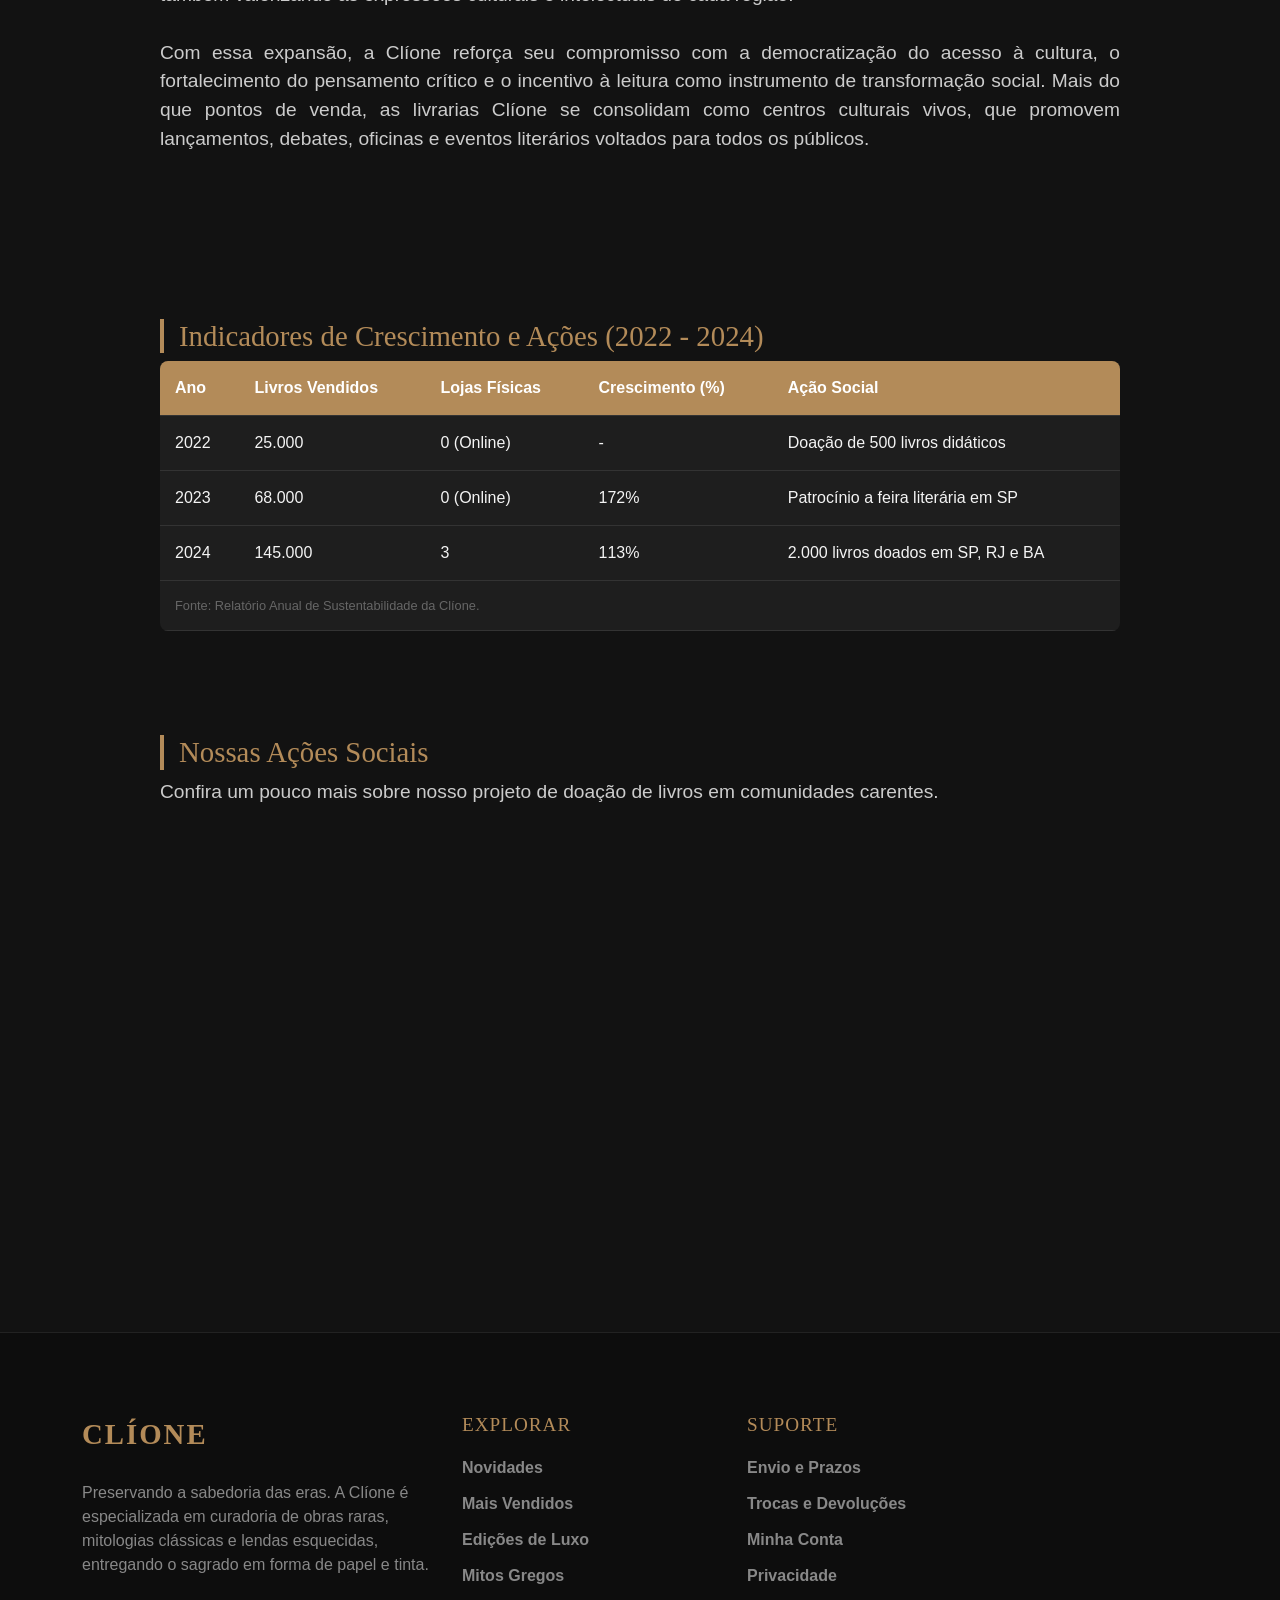
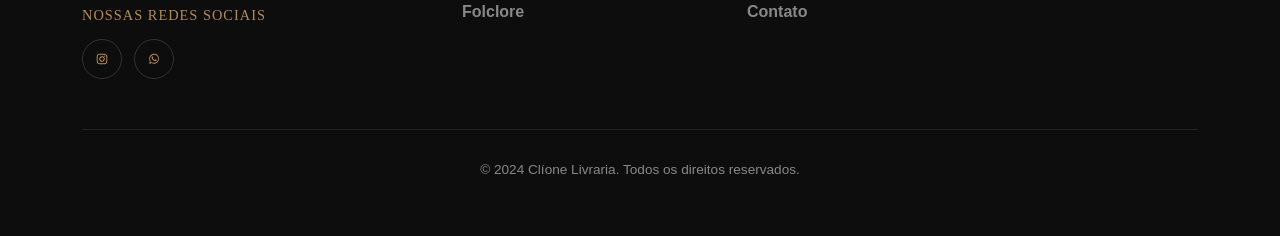
<file: sobre.html>
<!doctype html>
<html lang="pt-BR">

<head>
    <meta charset="utf-8">
    <meta name="viewport" content="width=device-width, initial-scale=1">
    <title>Clíone | Sobre a empresa</title>

    <link href="https://cdn.jsdelivr.net/npm/bootstrap@5.3.0/dist/css/bootstrap.min.css" rel="stylesheet">
    <link rel="stylesheet" href="https://cdnjs.cloudflare.com/ajax/libs/font-awesome/6.4.0/css/all.min.css">

    <link rel="stylesheet" href="css/sob.css">
    <link rel="stylesheet" href="css/cabecalho.css">
    <link rel="stylesheet" href="css/rodape.css">
    <link rel="stylesheet" href="css/inframe.css">
</head>

<!--CABECALHO-->
<header class="main-header">
    <div class="container header-content">
        <button class="mobile-menu-icon" onclick="toggleMobileMenu()">
            <i class="fas fa-bars"></i>
        </button>

        <a href="index.html" class="logo">CLÍONE</a>

        <div class="header-search">
            <input type="text" class="search-bar" placeholder="Buscar mitos...">
        </div>

        <nav class="main-nav" id="mainNav">
            <ul>
                <li><a href="index.html">Início</a></li>
                    <li class="dropdown">
                        <a href="produtos.html" class="dropbtn">Livros</a>
                        <div class="dropdown-content">
                            <a href="produtos.html">Mitologia Grega</a>
                            <a href="produtos.html">Mitologia Nórdica</a>
                            <a href="produtos.html">Folclore Brasileiro</a>
                        </div>
                    </li>
                <li><a href="sobre.html">Sobre Nós</a></li>
                <li class="dropdown">
                    <a href="cadastro.html" class="dropbtn">Minha Conta</a>
                    <div class="dropdown-content">
                        <a href="cadastro.html">Meu Usuário</a>
                        <a href="javascript:void(0)" onclick="toggleCart()">Meu Carrinho</a>
                    </div>
                </li>
            </ul>
        </nav>

        <div class="header-actions">
            <a href="javascript:void(0)" class="action-icon" onclick="toggleCart()">
                <i class="fas fa-shopping-bag"></i>
                <span class="cart-count">0</span>
            </a>
        </div>
    </div>
</header>
<!--CABECALHO-->

<!--SOBRE-->
<div class="subl">
    <h1> Sobre a livraria </h1>
    <p>
        A Clíone é a uma livraria nascida em Rio Branco, Acre, em 2022.
        A livraria foi fundada com o objetivo de disseminar o conhecimento de mitos e folclóres de países ao redor
        do mundo.
    </p>
    <p>
        Conheça nossos Clíone. Acesse <a href="index.html"> nosso site </a> ou entre em contato
        se tiver dúvidas. Faça também o seu <a href="cadastro.html">cadastro </a> para se inteirar nas novidades!
    </p>
</div>
<br>

<div class="subl">
    <h2 id="historia" class="subtitulo"> História da Clíone</h2>
    <figure class="imagem">
        <img src="img/livro1.jpg" alt="Foto livro">
        <figcaption>Livro "As 100 Melhores Lendas do Folclore Brasileiro</figcaption>
    </figure>
    <p>
        A fundação da livraria, em 2022, surgiu como uma resposta ao profundo preconceito e ao constante descaso por
        parte da população brasileira em relação ao seu próprio folclore e às tradições culturais que moldam a
        identidade do país.<br><br>
        A percepção de que essas manifestações culturais eram frequentemente ignoradas ou desvalorizadas foi o ponto
        de partida para a criação de um espaço dedicado à valorização e à difusão da rica herança mitológica e
        literária do Brasil.<br><br>
        Inicialmente, a livraria concentrou seus esforços na comercialização exclusiva de obras nacionais, com
        especial atenção aos mitos, lendas e histórias populares tradicionalmente contadas nas regiões
        Norte e Nordeste do país — territórios especialmente férteis em narrativas que combinam ancestralidade,
        oralidade e diversidade cultural.
        Com o crescimento e reconhecimento do nosso trabalho, em 2023 decidimos expandir nosso acervo e nossa
        missão. Passamos a incluir em nosso catálogo Clíone e contos mitológicos de outras nacionalidades e
        culturas ao redor do mundo, com o objetivo de promover um intercâmbio cultural que valorize as raízes de
        diferentes povos, reforçando o respeito à diversidade e à riqueza simbólica das tradições humanas.<br><br>
        Assim, nossa livraria tornou-se um espaço de celebração da pluralidade mitológica e literária, conectando
        leitores ao passado mítico da humanidade e incentivando a preservação das narrativas que compõem o
        imaginário coletivo dos povos.
    </p>
    <p>
        A Livraria Clíone rapidamente conquistou reconhecimento e prestígio junto ao público, com destaque especial
        nas esferas acadêmica e cultural. Desde sua criação, a Clíone vem se firmando como uma referência na
        promoção da leitura,
        da cultura e da circulação do conhecimento, com um catálogo cuidadosamente selecionado e voltado para o
        pensamento crítico, a diversidade intelectual e o incentivo à educação.
        Em 2024, marcando um importante passo em sua trajetória de crescimento, a Clíone inaugurou sua primeira loja
        física no Salvador Shopping, na Bahia.
        Esse momento representou não apenas a materialização de um sonho, mas também a consolidação de um projeto
        que visa aproximar ainda mais os leitores dos livros e da experiência única proporcionada por uma livraria
        pensada como um espaço de encontro, reflexão e troca de saberes.<br><br>
        Impulsionada pelo sucesso da unidade baiana e pela crescente demanda em outras regiões do país, a Clíone
        expandiu sua presença física com a abertura de novas livrarias nas cidades de São Paulo e Rio de Janeiro.
        Cada nova unidade foi concebida para dialogar com o contexto local, mantendo a identidade da marca, mas
        também valorizando as expressões culturais e intelectuais de cada região.<br><br>
        Com essa expansão, a Clíone reforça seu compromisso com a democratização do acesso à cultura, o
        fortalecimento do pensamento crítico e o incentivo à leitura como instrumento de transformação social.
        Mais do que pontos de venda, as livrarias Clíone se consolidam como centros culturais vivos, que promovem
        lançamentos, debates, oficinas e eventos literários voltados para todos os públicos.
    </p>
</div>
<!--SOBRE-->
<br>
<!--TABELA-->
<div class="subl tabela-container">
    <h2 class="subtitulo">Indicadores de Crescimento e Ações (2022 - 2024)</h2>
    <table class="tabela-vendas">
        <thead>
            <tr>
                <th>Ano</th>
                <th>Livros Vendidos</th>
                <th>Lojas Físicas</th>
                <th>Crescimento (%)</th>
                <th>Ação Social</th>
            </tr>
        </thead>
        <tbody>
            <tr>
                <td>2022</td>
                <td>25.000</td>
                <td>0 (Online)</td>
                <td>-</td>
                <td>Doação de 500 livros didáticos</td>
            </tr>
            <tr>
                <td>2023</td>
                <td>68.000</td>
                <td>0 (Online)</td>
                <td>172%</td>
                <td>Patrocínio a feira literária em SP</td>
            </tr>
            <tr>
                <td>2024</td>
                <td>145.000</td>
                <td>3</td>
                <td>113%</td>
                <td>2.000 livros doados em SP, RJ e BA</td>
            </tr>
        </tbody>
        <tfoot>
            <tr>
                <td colspan="5">Fonte: Relatório Anual de Sustentabilidade da Clíone.</td>
            </tr>
        </tfoot>
    </table>
</div>
<!--TABELA-->
<br>
<!--VIDEO-->
<div class="subl video-container">
    <h2 class="subtitulo">Nossas Ações Sociais</h2>
    <p>Confira um pouco mais sobre nosso projeto de doação de livros em comunidades carentes.</p>
    <div class="video-wrapper">
        <iframe 
            width="100%" 
            height="450" 
            src="https://www.youtube.com/embed/t3tqXL1SrJ0" 
            title="Ações Sociais Clíone" 
            frameborder="0" 
            allow="accelerometer; autoplay; clipboard-write; encrypted-media; gyroscope; picture-in-picture; web-share" 
            allowfullscreen>
        </iframe>
    </div>
</div>
<!--VIDEO-->

<!--RODAPE-->
<!--RODAPE-->
<footer class="main-footer">
    <div class="container">
        <div class="row g-4">
            <div class="col-lg-4 col-md-6 footer-column">
                <a href="#" class="logo mb-4 d-block">CLÍONE</a>
                <p>Preservando a sabedoria das eras. A Clíone é especializada em curadoria de obras raras, mitologias
                    clássicas e lendas esquecidas, entregando o sagrado em forma de papel e tinta.</p>

                <h4 class="social-title">Nossas Redes Sociais</h4>
                <div class="social-icons">
                    <a href="#"><img src="img/download-_1_.svg" alt="instagram"></a>
                    <a href="#"><img src="img/download-_2_.svg" alt="whatsapp"></a>
                </div>
            </div>

            <div class="col-lg-3 col-md-6 footer-column">
                <h4>Explorar</h4>
                <ul class="footer-links">
                    <li><a href="#">Novidades</a></li>
                    <li><a href="#">Mais Vendidos</a></li>
                    <li><a href="#">Edições de Luxo</a></li>
                    <li><a href="#">Mitos Gregos</a></li>
                    <li><a href="#">Folclore</a></li>
                </ul>
            </div>

            <div class="col-lg-3 col-md-6 footer-column">
                <h4>Suporte</h4>
                <ul class="footer-links">
                    <li><a href="#">Envio e Prazos</a></li>
                    <li><a href="#">Trocas e Devoluções</a></li>
                    <li><a href="#">Minha Conta</a></li>
                    <li><a href="#">Privacidade</a></li>
                    <li><a href="#">Contato</a></li>
                </ul>
            </div>
        </div>

        <div class="footer-bottom">
            <p>&copy; 2024 Clíone Livraria. Todos os direitos reservados.</p>
        </div>
    </div>
</footer>

<!--RODAPE-->

<!--INFRAME-->
<div class="contato-flutuante" id="contatoFlutuante">
    <div class="menu-contato" id="menuContato">
        <div class="menu-contato-header">
            <span>Contatos Clíone</span>
            <button onclick="toggleContato()">&times;</button>
        </div>
        <ul class="contato-links">
            <li><a href="https://wa.me/556899999999" target="_blank"><i class="fab fa-whatsapp"></i> WhatsApp</a></li>
            <li><a href="mailto:contato@clione.com.br"><i class="far fa-envelope"></i> E-mail</a></li>
            <li><a href="tel:+556832220000"><i class="fas fa-phone"></i> Telefone</a></li>
            <li><a href="https://instagram.com/clione" target="_blank"><i class="fab fa-instagram"></i> Instagram</a>
            </li>
        </ul>
    </div>

    <button class="btn-contato-principal" onclick="toggleContato()">
        <i class="fas fa-comments"></i>
    </button>
</div>
<!--INFRAME-->

<script src="https://cdn.jsdelivr.net/npm/bootstrap@5.3.0/dist/js/bootstrap.bundle.min.js"></script>

<script src="css/js_arq.js"></script>
</body>

</html>
</file>
<file: css/css_index.css>
:root {
            --primary-gold: #b38b59;
            --dark-bg: #121212;
            --card-bg: #1e1e1e;
            --text-light: #f4f4f4;
            --transition: all 0.3s cubic-bezier(0.4, 0, 0.2, 1);
        }

        body {
            margin: 0;
            font-family: 'Inter', sans-serif;
            background-color: var(--dark-bg);
            color: var(--text-light);
            overflow-x: hidden;
        }

        .container { max-width: 1200px; }

        /* --- HEADER & NAV --- */
        .main-header {
            background: rgba(18, 18, 18, 0.95);
            padding: 1rem 0;
            position: sticky;
            top: 0;
            z-index: 1050; /* Acima do carrossel */
            border-bottom: 1px solid #333;
        }

        .header-content {
            display: flex;
            justify-content: space-between;
            align-items: center;
        }

        .logo {
            font-family: 'Playfair Display', serif;
            font-size: 1.8rem;
            color: var(--primary-gold);
            text-decoration: none;
            font-weight: bold;
        }

        .main-nav ul {
            display: flex;
            list-style: none;
            gap: 2rem;
            margin: 0;
            padding: 0;
        }

        .main-nav a {
            color: var(--text-light);
            text-decoration: none;
            font-weight: 500;
            transition: var(--transition);
        }

        .main-nav a:hover { color: var(--primary-gold); }

        .header-actions {
            display: flex;
            align-items: center;
            gap: 1.5rem;
        }

        .search-bar {
            background: #252525;
            border: 1px solid #444;
            padding: 0.5rem 1rem;
            border-radius: 20px;
            color: white;
            outline: none;
        }

        .action-icon { color: var(--text-light); font-size: 1.2rem; cursor: pointer; position: relative; text-decoration: none;}

        .cart-count {
            position: absolute;
            top: -8px;
            right: -10px;
            background: var(--primary-gold);
            font-size: 0.7rem;
            padding: 2px 6px;
            border-radius: 50%;
        }

        /* --- HERO BANNER --- */
        .hero-banner {
            padding: 100px 0;
            background: linear-gradient(rgba(0,0,0,0.7), rgba(0,0,0,0.7)), url('https://images.unsplash.com/photo-1507842217343-583bb7270b66?auto=format&fit=crop&w=1600&q=80');
            background-size: cover;
            background-position: center;
            text-align: center;
        }

        .highlight-chip {
            display: inline-block;
            background: rgba(179, 139, 89, 0.2);
            color: var(--primary-gold);
            padding: 0.5rem 1rem;
            border-radius: 50px;
            font-size: 0.9rem;
            margin-bottom: 1.5rem;
            border: 1px solid var(--primary-gold);
        }

        .hero-banner h1 { font-family: 'Playfair Display', serif; font-size: 3.5rem; margin-bottom: 1rem; }

        .cta-button {
            background: var(--primary-gold);
            color: white;
            padding: 0.8rem 2rem;
            border-radius: 5px;
            text-decoration: none;
            font-weight: bold;
            transition: var(--transition);
            display: inline-block;
            border: none;
        }

        .cta-button:hover { 
            transform: translateY(-3px); 
            box-shadow: 0 10px 20px rgba(0,0,0,0.3);
            color: white;
        }

        /* --- CARROSSEL PANTEÃO --- */
        .panteao-section {
            padding: 100px 0;
            background-color: #161616;
        }

        .slide-wrapper {
            display: grid;
            grid-template-columns: 1fr 1fr;
            gap: 60px;
            align-items: center;
            padding: 40px 10%;
        }

        .slide-text h3 {
            font-family: 'Playfair Display', serif;
            font-size: 2.8rem;
            color: var(--primary-gold);
            margin-bottom: 1.5rem;
        }

        .slide-text p {
            font-size: 1.15rem;
            line-height: 1.8;
            color: #aaa;
            margin-bottom: 2rem;
        }

        .slide-image img {
            width: 100%;
            height: 500px;
            object-fit: cover;
            border-radius: 10px;
            border: 1px solid #333;
            box-shadow: 0 30px 60px rgba(0,0,0,0.5);
        }

        /* Customização Controles Bootstrap */
        .carousel-control-prev-icon, .carousel-control-next-icon {
            filter: sepia(1) saturate(5) hue-rotate(10deg);
            width: 3rem;
            height: 3rem;
        }

        .carousel-indicators [data-bs-target] {
            background-color: var(--primary-gold);
            width: 10px;
            height: 10px;
            border-radius: 50%;
        }

        /* --- PRODUCT GRID --- */
        .product-grid {
            display: grid;
            grid-template-columns: repeat(auto-fill, minmax(240px, 1fr));
            gap: 30px;
        }

        .product-card {
            background: var(--card-bg);
            border-radius: 10px;
            overflow: hidden;
            position: relative;
            transition: var(--transition);
            border: 1px solid #222;
        }

        .badge-tag {
            position: absolute;
            top: 15px; left: 15px;
            background: #e74c3c;
            color: white;
            padding: 4px 12px;
            border-radius: 4px;
            font-size: 0.8rem;
            z-index: 2;
        }

        .product-card img { width: 100%; height: 350px; object-fit: cover; transition: var(--transition); }
        .product-card:hover img { transform: scale(1.05); }

        .product-info { padding: 1.5rem; }

        .add-to-cart-btn {
            width: 100%;
            background: #2a2a2a;
            color: white;
            border: 1px solid #444;
            padding: 12px;
            margin-top: 1rem;
            cursor: pointer;
            transition: var(--transition);
            border-radius: 5px;
        }

        .add-to-cart-btn:hover { background: var(--primary-gold); border-color: var(--primary-gold); }

        /* --- CART SIDEBAR --- */
        .cart-sidebar {
            position: fixed;
            right: -400px;
            top: 0;
            width: 350px;
            height: 100%;
            background: #1a1a1a;
            z-index: 2000;
            transition: var(--transition);
            padding: 2rem;
            box-shadow: -10px 0 30px rgba(0,0,0,0.5);
        }
        .cart-sidebar.is-open { right: 0; }
        .cart-overlay {
            position: fixed;
            top: 0; left: 0; width: 100%; height: 100%;
            background: rgba(0,0,0,0.7);
            display: none;
            z-index: 1500;
        }
    

        /* --- REVEAL ANIMATION --- */
        .reveal-item { opacity: 0; transform: translateY(30px); transition: 0.8s all ease; }
        .reveal-item.is-visible { opacity: 1; transform: translateY(0); }

        /* Responsividade */
        @media (max-width: 992px) {
            .slide-wrapper { grid-template-columns: 1fr; padding: 40px 5%; text-align: center; }
            .slide-image img { height: 350px; }
            .hero-banner h1 { font-size: 2.5rem; }
        }
</file>
<file: css/rodape.css>
/* --- FOOTER GERAL --- */
.main-footer {
    background-color: #0d0d0d;
    padding: 80px 0 40px;
    border-top: 1px solid #222;
    color: #888;
    font-family: 'Inter', sans-serif;
}

.footer-column .logo {
    font-family: 'Playfair Display', serif;
    font-size: 1.8rem;
    color: #b38b59;
    text-decoration: none;
    margin-bottom: 20px;
}

.footer-column h4 {
    color: #b38b59;
    font-family: 'Playfair Display', serif;
    font-size: 1.2rem;
    margin-bottom: 20px;
    text-transform: uppercase;
    letter-spacing: 1px;
}

.social-title {
    font-size: 0.9rem !important;
    margin-top: 30px !important;
    margin-bottom: 15px !important;
}

.footer-links {
    list-style: none;
    padding: 0;
}

.footer-links li { margin-bottom: 12px; }

.footer-links a {
    color: #888;
    text-decoration: none;
    transition: 0.3s;
}

.footer-links a:hover {
    color: #b38b59;
    padding-left: 5px;
}

/* --- REDES SOCIAIS (Ícones com Imagem) --- */
.social-icons {
    display: flex;
    gap: 12px;
}

.social-icons a {
    width: 40px;
    height: 40px;
    border: 1px solid #333;
    display: flex;
    align-items: center;
    justify-content: center;
    border-radius: 50%;
    transition: 0.3s;
}

.social-icons a img {
    width: 20px;
    height: 20px;
    object-fit: contain;
    filter: brightness(0) saturate(100%) invert(64%) sepia(17%) saturate(1099%) hue-rotate(352deg) brightness(89%) contrast(83%);
}

.social-icons a:hover {
    background: #b38b59;
    border-color: #b38b59;
    transform: translateY(-3px);
}

.social-icons a:hover img {
    filter: brightness(0) invert(1); 
}

.footer-bottom {
    margin-top: 50px;
    padding-top: 30px;
    border-top: 1px solid #222;
    text-align: center;
    font-size: 0.85rem;
}
</file>
<file: css/cabecalho.css>
/* --- CONFIGURAÇÕES DO CABEÇALHO --- */
.main-header {
    background: rgba(18, 18, 18, 0.98);
    padding: 1rem 0;
    position: sticky;
    top: 0;
    z-index: 1050;
    border-bottom: 1px solid #333;
}

.header-content {
    display: flex;
    justify-content: space-between;
    align-items: center;
    max-width: 1200px;
    margin: 0 auto;
    padding: 0 20px;
}

.logo {
    font-family: 'Playfair Display', serif;
    font-size: 1.8rem;
    color: #b38b59; 
    text-decoration: none;
    font-weight: bold;
    letter-spacing: 2px;
}

.main-nav ul {
    display: flex;
    list-style: none;
    gap: 2rem;
    margin: 0;
    padding: 0;
}

.main-nav a {
    color: #f4f4f4;
    text-decoration: none;
    font-weight: 500;
    transition: all 0.3s ease;
    font-size: 0.9rem;
    text-transform: uppercase;
}

.main-nav a:hover {
    color: #b38b59;
}

.header-actions {
    display: flex;
    align-items: center;
    gap: 1.5rem;
}

.search-bar {
    background: #252525;
    border: 1px solid #444;
    padding: 0.5rem 1rem;
    border-radius: 20px;
    color: white;
    outline: none;
    width: 200px;
}

.action-icon {
    color: #f4f4f4;
    font-size: 1.2rem;
    text-decoration: none;
    position: relative;
}

.cart-count {
    position: absolute;
    top: -8px;
    right: -10px;
    background: #b38b59;
    color: white;
    font-size: 0.7rem;
    padding: 2px 6px;
    border-radius: 50%;
}


@media (max-width: 768px) {
    .main-nav, .search-bar {
        display: none;
    }
}

/* --- CONFIGURAÇÃO DOS DROPDOWNS (MENUS) --- */

.dropdown {
    position: relative;
    display: inline-block;
}

.dropdown-content {
    display: none;
    position: absolute;
    background-color: #1a1a1a;
    min-width: 220px;
    box-shadow: 0px 8px 16px 0px rgba(0,0,0,0.5);
    z-index: 1100;
    top: 100%; 
    left: 0;
    border: 1px solid #333;
    border-radius: 4px;
    padding: 10px 0;
    transition: all 0.3s ease;
}

/* Links dentro do dropdown */
.dropdown-content a {
    color: #f4f4f4 !important;
    padding: 12px 20px;
    text-decoration: none;
    display: block;
    font-size: 0.85rem !important;
    text-transform: none !important;
    border-bottom: 1px solid transparent;
}

/* Hover nos links internos */
.dropdown-content a:hover {
    background-color: #252525;
    color: #b38b59 !important;
}

/* Mostrar o menu ao passar o mouse */
.dropdown:hover .dropdown-content {
    display: block;
    animation: fadeIn 0.3s ease;
}

/* Pequena animação de entrada */
@keyframes fadeIn {
    from { opacity: 0; transform: translateY(10px); }
    to { opacity: 1; transform: translateY(0); }
}

.icon-arrow {
    font-size: 0.7rem;
    margin-left: 5px;
    transition: transform 0.3s;
}

.dropdown:hover .icon-arrow {
    transform: rotate(180deg);
    color: #b38b59;
}

.main-nav ul {
    align-items: center;
}

/* --- BOTÃO SANDUÍCHE (Escondido por padrão no Desktop) --- */
.mobile-menu-icon {
    display: none;
    background: none;
    border: none;
    color: #b38b59;
    font-size: 1.5rem;
    cursor: pointer;
    padding: 5px;
}

/* --- RESPONSIVIDADE (MOBILE - Telas até 992px) --- */
@media (max-width: 992px) {
    
    .header-content {
        flex-wrap: wrap;
    }

    .mobile-menu-icon {
        display: block !important;
        order: 1;
    }

    .logo {
        order: 2;
        font-size: 1.4rem;
    }

    .header-actions {
        order: 3;
    }

    /* BARRA DE PESQUISA LARGA NO MOBILE */
    .header-search {
        order: 4; 
        width: 100%; 
        margin-top: 15px;
    }

    .search-bar {
        width: 100% !important; 
        max-width: none !important;
        display: block !important;
        box-sizing: border-box; 
    }

    /* AJUSTE DO MENU MOBILE (ESCONDIDO) */
    .main-nav {
        display: none;
        position: absolute;
        top: 100%; 
        left: 0;
        width: 100%;
        background: #121212;
        padding: 20px 0;
        border-bottom: 2px solid #b38b59;
        z-index: 999;
    }

    .main-nav.active {
        display: block !important;
    }

    .main-nav ul {
        flex-direction: column;
        gap: 10px;
        align-items: flex-start;
        padding: 0 20px;
    }

    .main-nav li {
        width: 100%;
    }

    .dropdown-content {
        position: static;
        display: none;
        width: 100%;
        box-shadow: none;
        background: #1a1a1a;
        padding-left: 15px;
    }

    .dropdown:hover .dropdown-content {
        display: block;
    }
}

/* --- CARRINHO LATERAL --- */
.cart-sidebar {
    position: fixed;
    top: 0;
    right: -350px;
    width: 350px;
    height: 100%;
    background: #1a1a1a;
    z-index: 2000;
    transition: 0.4s ease;
    box-shadow: -5px 0 15px rgba(0,0,0,0.5);
    padding: 20px;
    display: flex;
    flex-direction: column;
}

.cart-sidebar.is-open {
    right: 0; 
}

.cart-overlay {
    position: fixed;
    top: 0;
    left: 0;
    width: 100%;
    height: 100%;
    background: rgba(0,0,0,0.7);
    display: none;
    z-index: 1999;
}

.cart-overlay.is-open {
    display: block;
}

.cart-header {
    display: flex;
    justify-content: space-between;
    align-items: center;
    border-bottom: 1px solid #333;
    padding-bottom: 15px;
}

.cart-header button {
    background: none;
    border: none;
    color: rgb(222, 163, 1);
    font-size: 2rem;
    cursor: pointer;
}
</file>
<file: css/inframe.css>
/* --- BOTÃO FLUTUANTE --- */
.contato-flutuante {
    position: fixed;
    bottom: 30px;
    right: 30px;
    z-index: 2000;
}

.btn-contato-principal {
    width: 60px;
    height: 60px;
    background-color: #b38b59; 
    border-radius: 50%;
    border: none;
    color: white;
    font-size: 1.8rem;
    cursor: pointer;
    box-shadow: 0 4px 15px rgba(0,0,0,0.4);
    transition: transform 0.3s ease;
}

.btn-contato-principal:hover {
    transform: scale(1.1);
}

/* --- MENU QUE ABRE --- */
.menu-contato {
    display: none; 
    position: absolute;
    bottom: 80px;
    right: 0;
    width: 250px;
    background: #1a1a1a;
    border: 1px solid #333;
    border-radius: 10px;
    overflow: hidden;
    box-shadow: 0 8px 30px rgba(0,0,0,0.5);
}

.menu-contato.active {
    display: block;
    animation: slideUp 0.3s ease;
}

.menu-contato-header {
    background: #b38b59;
    padding: 10px 15px;
    display: flex;
    justify-content: space-between;
    align-items: center;
    font-weight: bold;
    color: #111;
}

.menu-contato-header button {
    background: none;
    border: none;
    font-size: 1.5rem;
    cursor: pointer;
}

.contato-links {
    list-style: none;
    padding: 0;
    margin: 0;
}

.contato-links li a {
    display: block;
    padding: 15px;
    color: white;
    text-decoration: none;
    border-bottom: 1px solid #222;
    transition: background 0.2s;
}

.contato-links li a:hover {
    background: #252525;
    color: #b38b59;
}

@keyframes slideUp {
    from { opacity: 0; transform: translateY(20px); }
    to { opacity: 1; transform: translateY(0); }
}
</file>
<file: css/cad.css>
/* RESET DE NAVEGADOR */
* {
    margin: 0;
    padding: 0;
    box-sizing: border-box;
}

body, html {
    width: 100%;
    overflow-x: hidden;
    background-color: #0f0f0f;
    font-family: 'Montserrat', sans-serif; 
    color: #fff;
}

input, select, textarea, button {
    font-family: inherit;
}

/* --- ESTILO DA PÁGINA DE CADASTRO --- */
:root {
    --primary-gold: #b38b59;
    --dark-bg: #0f0f0f;
    --card-bg: #161616;
    --input-bg: #1e1e1e;
    --text-muted: #a0a0a0;
    --transition: all 0.3s cubic-bezier(0.4, 0, 0.2, 1);
}

.cads {
    background-color: var(--dark-bg);
    background-image: 
        radial-gradient(circle at 10% 20%, rgba(179, 139, 89, 0.05) 0%, transparent 40%),
        radial-gradient(circle at 90% 80%, rgba(179, 139, 89, 0.05) 0%, transparent 40%);
    padding: 80px 20px;
    display: flex;
    justify-content: center;
    align-items: center;
    min-height: 100vh;
    width: 100%; 
}


/* --- ESTILO DA PÁGINA DE CADASTRO --- */
:root {
    --primary-gold: #b38b59;
    --dark-bg: #0f0f0f;
    --card-bg: #161616;
    --input-bg: #1e1e1e;
    --text-muted: #a0a0a0;
    --transition: all 0.3s cubic-bezier(0.4, 0, 0.2, 1);
}

.cads {
    background-color: var(--dark-bg);
    background-image: 
        radial-gradient(circle at 10% 20%, rgba(179, 139, 89, 0.05) 0%, transparent 40%),
        radial-gradient(circle at 90% 80%, rgba(179, 139, 89, 0.05) 0%, transparent 40%);
    padding: 80px 20px;
    display: flex;
    justify-content: center;
    align-items: center;
    min-height: 100vh;
}

.form-wrapper {
    background: var(--card-bg);
    width: 100%;
    max-width: 750px;
    padding: 50px;
    border-radius: 20px;
    box-shadow: 0 25px 50px rgba(0, 0, 0, 0.6);
    border: 1px solid rgba(255, 255, 255, 0.05);
    position: relative;
    overflow: hidden;
}

/* Detalhe decorativo no topo */
.form-wrapper::before {
    content: '';
    position: absolute;
    top: 0;
    left: 0;
    width: 100%;
    height: 4px;
    background: linear-gradient(90deg, transparent, var(--primary-gold), transparent);
}

.subtitulo2 {
    color: #fff;
   
    font-family: 'Playfair Display', serif; 
    font-size: 2.5rem;
    text-align: center;
    margin-bottom: 8px;
    letter-spacing: -1px;
}

.form-desc {
    color: var(--text-muted);
    text-align: center;
    margin-bottom: 40px;
    font-size: 1rem;
    font-weight: 300;
}

.form-cadastro {
    display: flex;
    flex-direction: column;
    gap: 25px;
}

/* Organização em Linhas */
.form-row {
    display: flex;
    gap: 25px;
}

.input-group {
    display: flex;
    flex-direction: column;
    flex: 1;
}

.input-group label {
    color: var(--primary-gold);
    font-size: 0.75rem;
    text-transform: uppercase;
    letter-spacing: 1.5px;
    margin-bottom: 10px;
    font-weight: 700;
    opacity: 0.9;
}

.input-group input, 
.input-group select {
    background: var(--input-bg);
    border: 1px solid rgba(255, 255, 255, 0.1);
    color: #fff;
    padding: 14px 18px;
    border-radius: 10px;
    font-size: 0.95rem;
    outline: none;
    transition: var(--transition);
}

/* Efeito ao focar no campo */
.input-group input:focus, 
.input-group select:focus {
    border-color: var(--primary-gold);
    background: #252525;
    box-shadow: 0 0 0 4px rgba(179, 139, 89, 0.1);
}

/* Personalização do Select */
.input-group select {
    cursor: pointer;
    appearance: none;
    background-image: url("data:image/svg+xml,%3Csvg xmlns='http://www.w3.org/2000/svg' fill='%23b38b59' viewBox='0 0 24 24'%3E%3Cpath d='M7 10l5 5 5-5z'/%3E%3C/svg%3E");
    background-repeat: no-repeat;
    background-position: right 15px center;
}

/* Estilo para o Checkbox */
.checkbox-group {
    flex-direction: row;
    align-items: flex-start;
    gap: 12px;
    margin-top: 5px;
}

.checkbox-group input[type="checkbox"] {
    accent-color: var(--primary-gold);
    width: 18px;
    height: 18px;
    margin-top: 2px;
}

.checkbox-group label {
    text-transform: none;
    color: var(--text-muted);
    letter-spacing: 0;
    font-weight: 400;
    font-size: 0.9rem;
    line-height: 1.4;
    cursor: pointer;
}

.checkbox-group a {
    color: var(--primary-gold);
    text-decoration: none;
    font-weight: 600;
    transition: var(--transition);
}

.checkbox-group a:hover {
    text-decoration: underline;
}

/* Botão de Cadastro */
.btn-cadastro {
    background: var(--primary-gold);
    color: #fff;
    border: none;
    padding: 18px;
    font-size: 1rem;
    font-weight: 700;
    border-radius: 12px;
    cursor: pointer;
    transition: var(--transition);
    text-transform: uppercase;
    letter-spacing: 2px;
    margin-top: 15px;
    box-shadow: 0 10px 20px rgba(179, 139, 89, 0.2);
}

.btn-cadastro:hover {
    background: #c9a06d;
    transform: translateY(-3px);
    box-shadow: 0 15px 30px rgba(179, 139, 89, 0.3);
}

.btn-cadastro:active {
    transform: translateY(-1px);
}

/* Responsividade */
@media (max-width: 768px) {
    .form-row {
        flex-direction: column;
        gap: 25px;
    }
    
    .form-wrapper {
        padding: 40px 25px;
        margin: 20px;
    }

    .subtitulo2 {
        font-size: 2rem;
    }
}
</file>
<file: css/pagprod.css>
/* --- CONFIGURAÇÕES GERAIS --- */
:root {
    --primary-gold: #b38b59;
    --dark-bg: #0d0d0d;
    --text-gray: #888;
    --white: #ffffff;
}

body {
    background-color: var(--dark-bg);
    color: var(--white);
    font-family: 'Inter', sans-serif;
    margin: 0;
}

main {
    padding: 120px 20px 60px;
    max-width: 1200px;
    margin: 0 auto;
}

/* --- GRID PRINCIPAL DO PRODUTO --- */
.produto-detalhes-container {
    display: grid;
    grid-template-columns: 1fr 1fr; 
    gap: 50px;
    align-items: start;
}

/* --- GALERIA --- */
.galeria-produto {
    display: flex;
    justify-content: center;
}

.imagem-principal img {
    width: 100%;
    max-width: 450px;
    border-radius: 8px;
    box-shadow: 0 10px 30px rgba(0, 0, 0, 0.5);
    transition: transform 0.3s ease;
}

.imagem-principal img:hover {
    transform: scale(1.02);
}

/* --- INFORMAÇÕES DO PRODUTO --- */
.info-produto {
    display: flex;
    flex-direction: column;
    gap: 20px;
}

.titulo-produto {
    font-family: 'Playfair Display', serif;
    font-size: 2.5rem;
    margin: 0;
}

.autor {
    color: var(--primary-gold);
    font-size: 1.1rem;
    margin: 0;
}

.preco-atual {
    font-size: 2rem;
    font-weight: 600;
    color: var(--white);
    margin: 10px 0;
}

.avaliacao-stars {
    color: #ffcc00;
    font-size: 0.9rem;
}

.descricao-curta {
    line-height: 1.6;
    color: var(--text-gray);
    border-left: 3px solid var(--primary-gold);
    padding-left: 15px;
}

/* --- OPÇÕES DE COMPRA --- */
.opcoes-compra {
    display: flex;
    align-items: center;
    gap: 15px;
    padding: 20px 0;
    border-top: 1px solid #222;
    border-bottom: 1px solid #222;
}

.input-quantidade {
    width: 60px;
    padding: 10px;
    background: #1a1a1a;
    border: 1px solid #333;
    color: white;
    border-radius: 4px;
}

.btn-comprar {
    background-color: var(--primary-gold);
    color: white;
    border: none;
    padding: 12px 30px;
    font-weight: 600;
    cursor: pointer;
    border-radius: 4px;
    transition: 0.3s;
    flex-grow: 1;
}

.btn-comprar:hover {
    background-color: #967347;
    transform: translateY(-2px);
}

.detalhes-tecnicos h3 {
    font-size: 1.1rem;
    color: var(--primary-gold);
    margin-bottom: 10px;
}

.detalhes-tecnicos ul {
    list-style: none;
    padding: 0;
    color: var(--text-gray);
    font-size: 0.9rem;
}

/* --- SEÇÃO DE COMENTÁRIOS --- */
.subl {
    margin-top: 80px;
}

.titulo_text {
    font-family: 'Playfair Display', serif;
    font-size: 1.8rem;
    margin-bottom: 30px;
    text-align: center;
}

.form-comentario {
    display: grid;
    gap: 15px;
    background: #111;
    padding: 25px;
    border-radius: 8px;
    margin-bottom: 40px;
}

.form-comentario textarea {
    width: 100%;
    background: #1a1a1a;
    border: 1px solid #333;
    color: white;
    padding: 15px;
    border-radius: 4px;
    resize: vertical;
}

.comentario-item {
    background: #111;
    padding: 20px;
    border-radius: 8px;
    margin-bottom: 15px;
    border-left: 2px solid #333;
}

.comentario-autor {
    font-weight: 600;
    color: var(--primary-gold);
    margin-bottom: 5px;
}

.comentario-data {
    display: block;
    font-size: 0.75rem;
    color: #555;
    margin-top: 10px;
}

.btn-button {
    background: transparent;
    border: 1px solid var(--primary-gold);
    color: var(--primary-gold);
    padding: 10px 20px;
    cursor: pointer;
    transition: 0.3s;
}

.btn-button:hover {
    background: var(--primary-gold);
    color: white;
}

/* --- RESPONSIVIDADE --- */
@media (max-width: 992px) {
    .produto-detalhes-container {
        grid-template-columns: 1fr; 
        text-align: center;
    }

    .descricao-curta {
        border-left: none;
        border-top: 3px solid var(--primary-gold);
        padding-top: 15px;
        padding-left: 0;
    }

    .opcoes-compra {
        justify-content: center;
    }

    .imagem-principal img {
        max-width: 300px;
    }
}
</file>
<file: css/prods.css>
/* --- VARIÁVEIS E CONFIGURAÇÃO --- */
:root {
    --primary-gold: #b38b59;
    --dark-card: #1a1a1a;
    --text-gray: #888;
    --white: #ffffff;
    --transition: all 0.3s ease;
}

body {
    background-color: #0d0d0d;
}
.text-muted{
    color:#888;
}
/* --- FILTROS --- */
.btn-filtro {
    background: transparent;
    border: 1px solid #333;
    color: var(--text-gray);
    padding: 8px 25px;
    border-radius: 30px;
    font-size: 0.9rem;
    transition: var(--transition);
    cursor: pointer;
}

.btn-filtro:hover, .btn-filtro.active {
    border-color: var(--primary-gold);
    color: var(--primary-gold);
    box-shadow: 0 0 10px rgba(179, 139, 89, 0.2);
}

/* --- GRID DE PRODUTOS --- */
.product-grid {
    display: grid;
    grid-template-columns: repeat(auto-fill, minmax(280px, 1fr));
    gap: 30px;
    padding: 20px 0;
}

/* --- CARTÃO DO PRODUTO --- */
.product-card {
    background: var(--dark-card);
    border-radius: 12px;
    overflow: hidden;
    position: relative;
    transition: var(--transition);
    border: 1px solid #222;
    display: flex;
    flex-direction: column;
}

.product-card:hover {
    transform: translateY(-10px);
    border-color: var(--primary-gold);
    box-shadow: 0 15px 30px rgba(0, 0, 0, 0.6);
}

.badge-tag {
    position: absolute;
    top: 15px;
    left: 15px;
    background: var(--primary-gold);
    color: white;
    padding: 4px 12px;
    font-size: 0.75rem;
    font-weight: bold;
    border-radius: 4px;
    z-index: 2;
    text-transform: uppercase;
}

.product-card img {
    width: 100%;
    height: 350px;
    object-fit: cover;
    transition: var(--transition);
}

.product-card:hover img {
    filter: brightness(1.1);
}

.product-info {
    padding: 20px;
    text-align: center;
    flex-grow: 1;
    display: flex;
    flex-direction: column;
    justify-content: space-between;
}

.autor {
    color: var(--primary-gold);
    font-size: 0.75rem;
    text-transform: uppercase;
    letter-spacing: 2px;
    display: block;
    margin-bottom: 8px;
}

.titulo-livro {
    font-family: 'Playfair Display', serif;
    font-size: 1.25rem;
    margin-bottom: 10px;
    color: var(--white);
}

.avaliacao-stars {
    color: #ffcc00;
    font-size: 0.8rem;
    margin-bottom: 10px;
}

.preco-vitrine {
    font-size: 1.4rem;
    font-weight: bold;
    color: var(--white);
    margin: 10px 0;
}

.add-to-cart-btn {
    background: transparent;
    border: 1px solid var(--primary-gold);
    color: var(--primary-gold);
    padding: 10px;
    border-radius: 6px;
    font-weight: 600;
    transition: var(--transition);
    width: 100%;
    cursor: pointer;
}

.add-to-cart-btn:hover {
    background: var(--primary-gold);
    color: white;
}

/* --- RESPONSIVIDADE --- */
@media (max-width: 768px) {
    .product-grid {
        grid-template-columns: repeat(auto-fill, minmax(230px, 1fr));
        gap: 20px;
    }
    
    .product-card img {
        height: 300px;
    }
}
</file>
<file: css/sob.css>
/* --- CONTEÚDO GERAL --- */
body {
    background-color: #121212;
    color: #f4f4f4;
    font-family: 'Inter', sans-serif;
    margin: 0;
}

.subl {
    max-width: 1000px;
    margin: 40px auto;
    padding: 0 20px;
}

.subl::after {
    content: "";
    display: table;
    clear: both;
}

/* --- TÍTULOS E TEXTOS --- */
h1, .subtitulo {
    color: #b38b59;
    font-family: 'Playfair Display', serif;
}

h1 { font-size: 2.5rem; text-align: center; margin-bottom: 2rem; }

.subtitulo { 
    font-size: 1.8rem; 
    border-left: 4px solid #b38b59; 
    padding-left: 15px;
    margin-top: 40px;
}

.subl p {
    font-size: 1.2rem;
    line-height: 1.5;
    color: #cccccc;
    margin-bottom: 1.8rem;
    text-align: justify;
}

a { color: #b38b59; text-decoration: none; font-weight: bold; }

/* --- IMAGEM LATERAL --- */
.imagem { 
    float: right;
    width: 30%;
    max-width: 300px;
    margin-left: 25px;
    margin-bottom: 15px;
    text-align: center;
}

.imagem img { 
    width: 100%; 
    height: auto;
    border-radius: 8px; 
    box-shadow: 0 10px 30px rgba(0,0,0,0.5); 
}

figcaption { 
    color: #888; 
    font-style: italic; 
    margin-top: 5px; 
    font-size: 0.85rem; 
}

/* --- TABELA --- */
.tabela-container { overflow-x: auto; margin-top: 2rem; }

.tabela-vendas {
    width: 100%;
    border-collapse: collapse;
    background: #1e1e1e;
    border-radius: 8px;
    overflow: hidden;
}

.tabela-vendas th, .tabela-vendas td {
    padding: 15px;
    text-align: left;
    border-bottom: 1px solid #333;
}

.tabela-vendas th { background: #b38b59; color: white; }
.tabela-vendas tfoot td { font-size: 0.8rem; color: #666; }

/* --- CONFIGURAÇÃO DOS DROPDOWNS --- */

.dropdown {
    position: relative;
    display: inline-block;
}

.dropdown-content {
    display: none;
    position: absolute;
    background-color: #1a1a1a;
    min-width: 200px;
    box-shadow: 0px 8px 16px rgba(0,0,0,0.5);
    z-index: 1100;
    top: 100%;
    left: 0;
    border: 1px solid #333;
    border-radius: 4px;
    padding: 8px 0;
}

.dropdown-content a {
    color: #f4f4f4 !important;
    padding: 10px 20px;
    text-decoration: none;
    display: block;
    font-size: 0.85rem !important;
    text-transform: none !important;
}

.dropdown-content a:hover {
    background-color: #252525;
    color: #b38b59 !important;
}

.dropdown:hover .dropdown-content {
    display: block;
}

.icon-arrow {
    font-size: 0.7rem;
    margin-left: 5px;
}

.dropdown:hover .icon-arrow {
    color: #b38b59;
}

.main-nav ul {
    align-items: center;
    display: flex;
    list-style: none;
    gap: 2rem;
    margin: 0;
}
</file>
